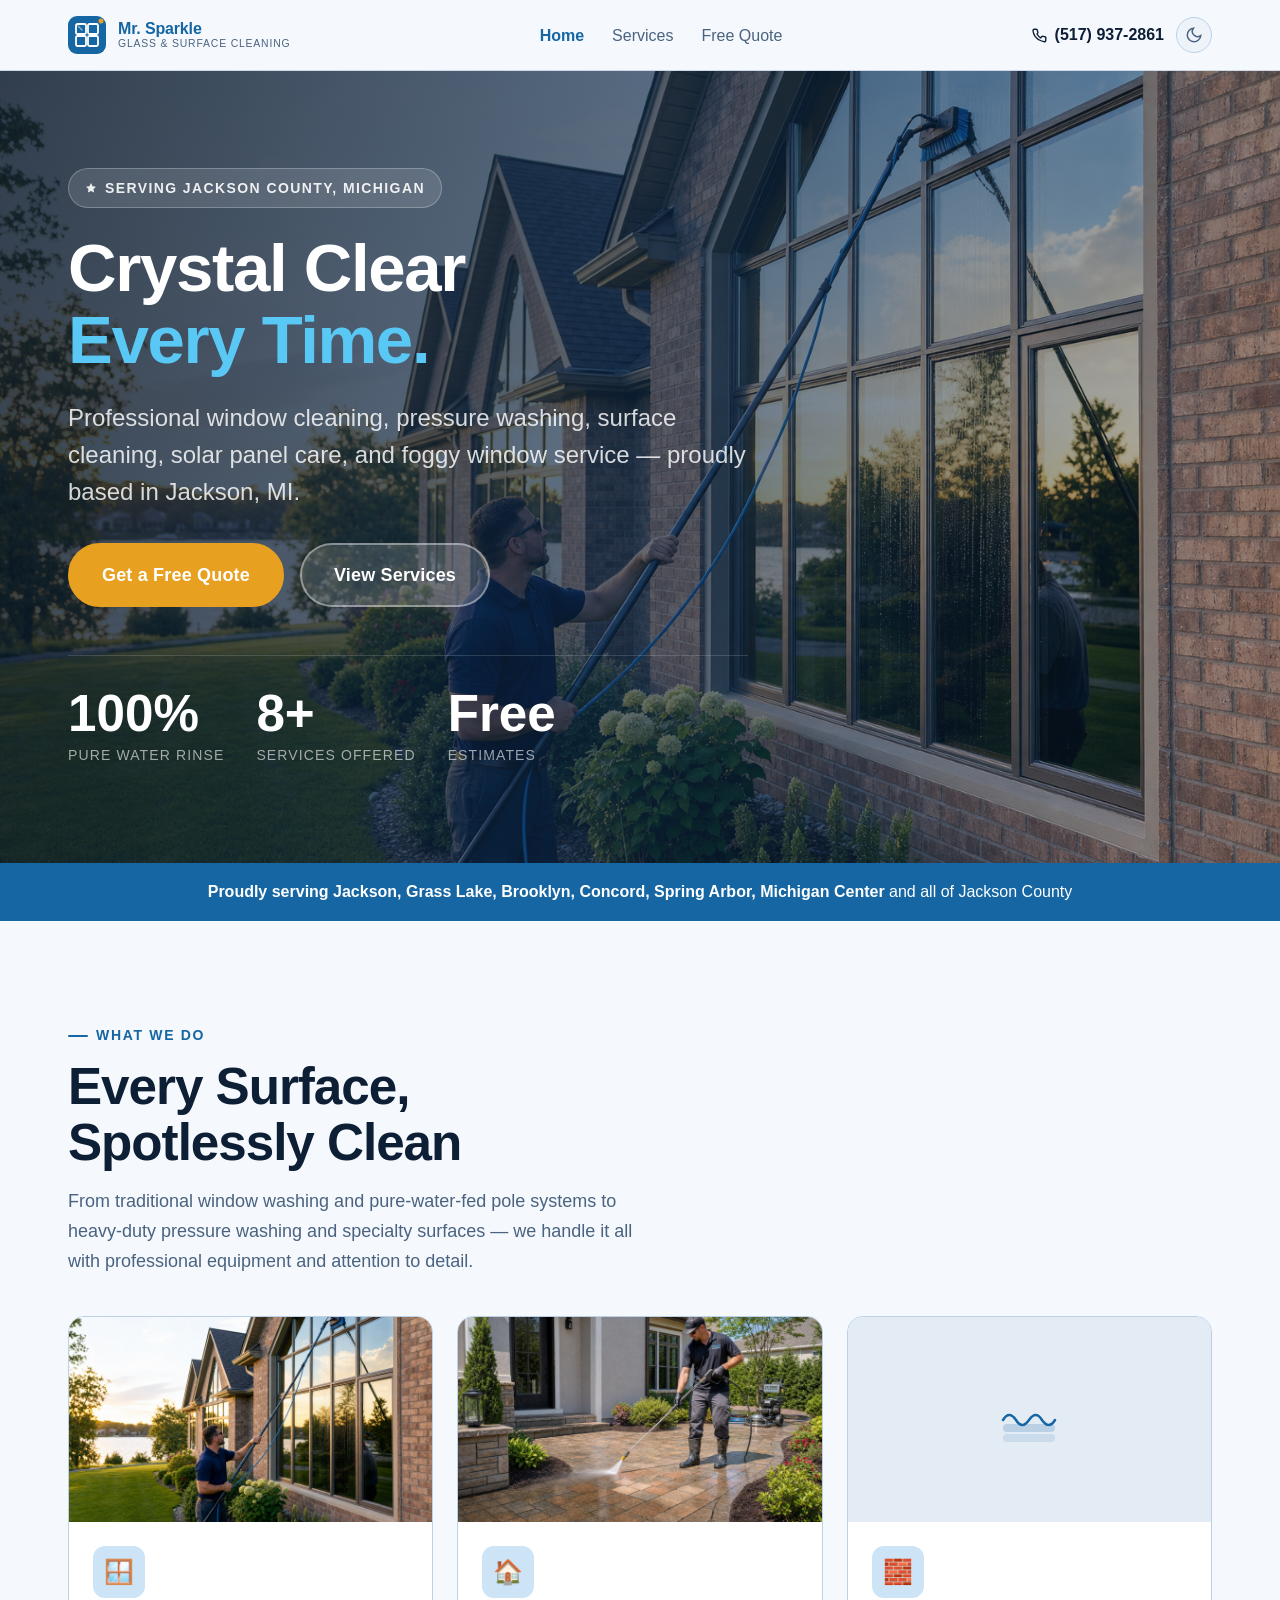
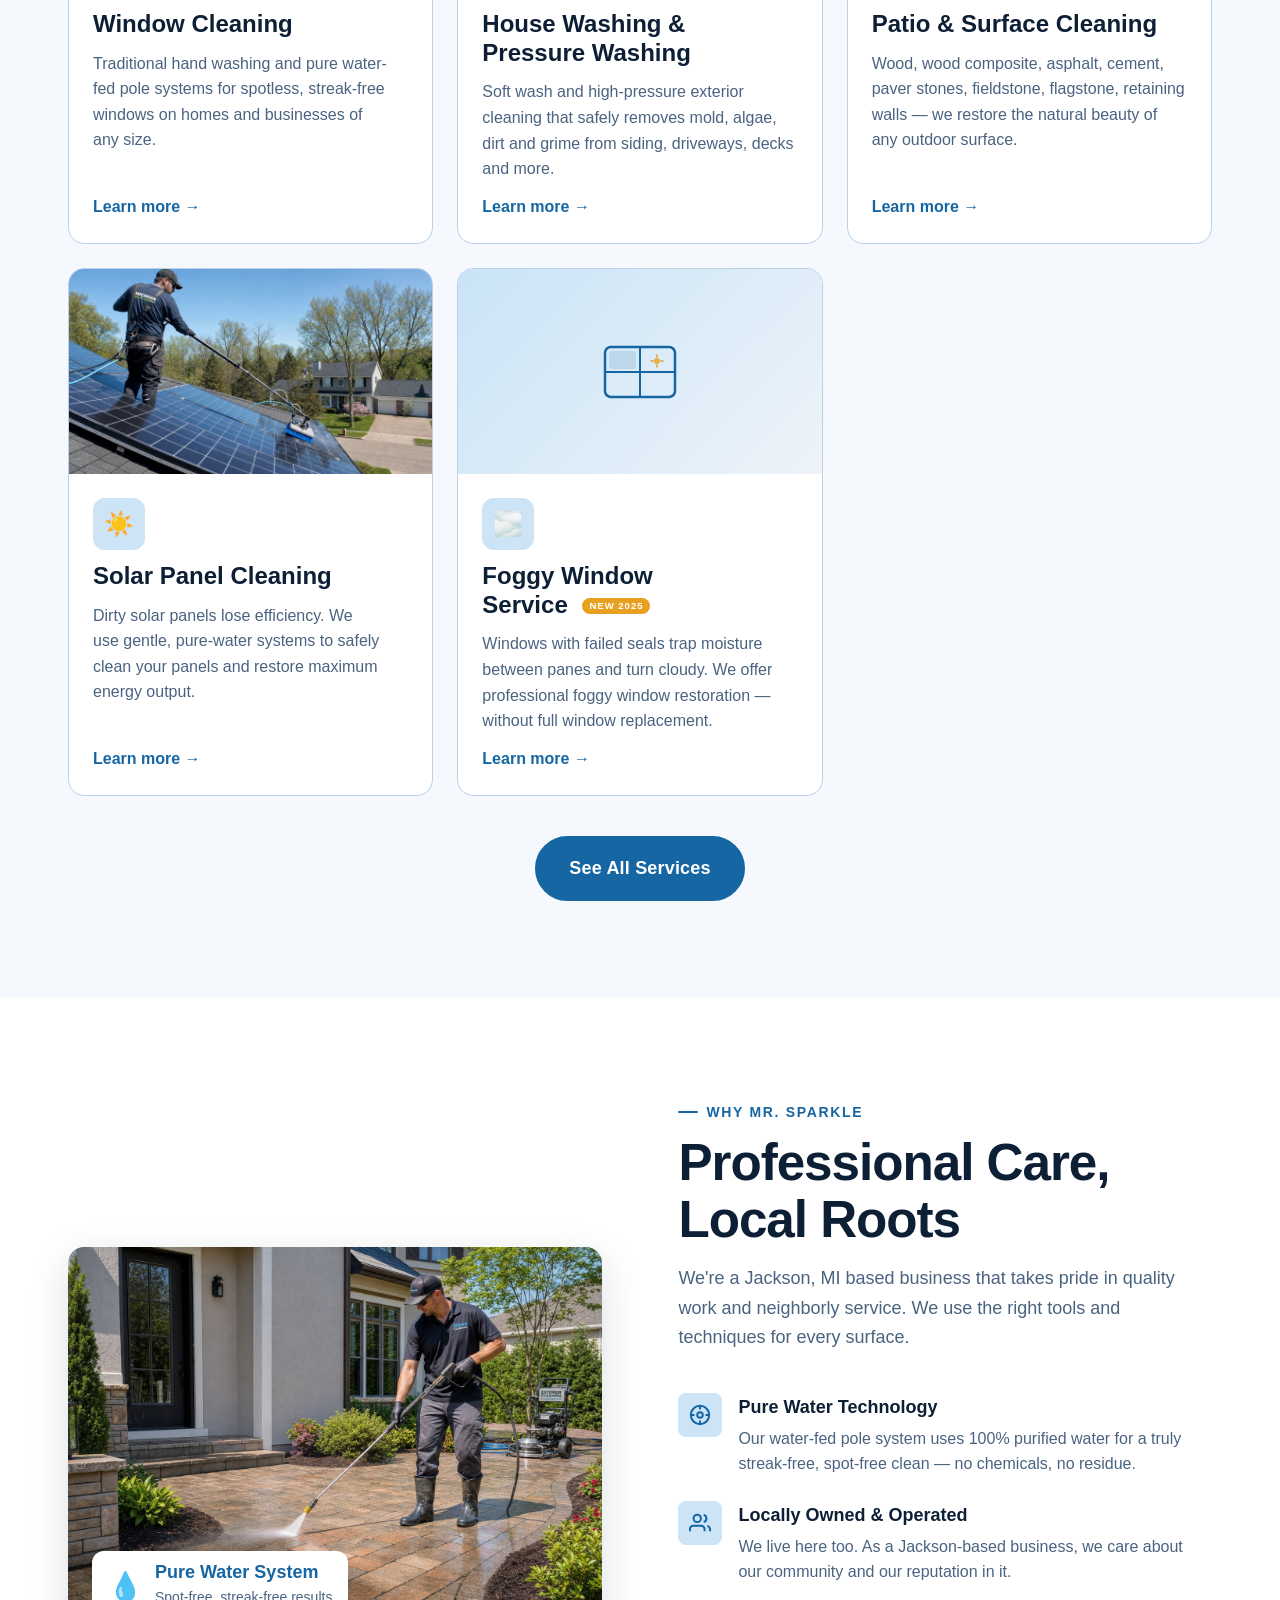
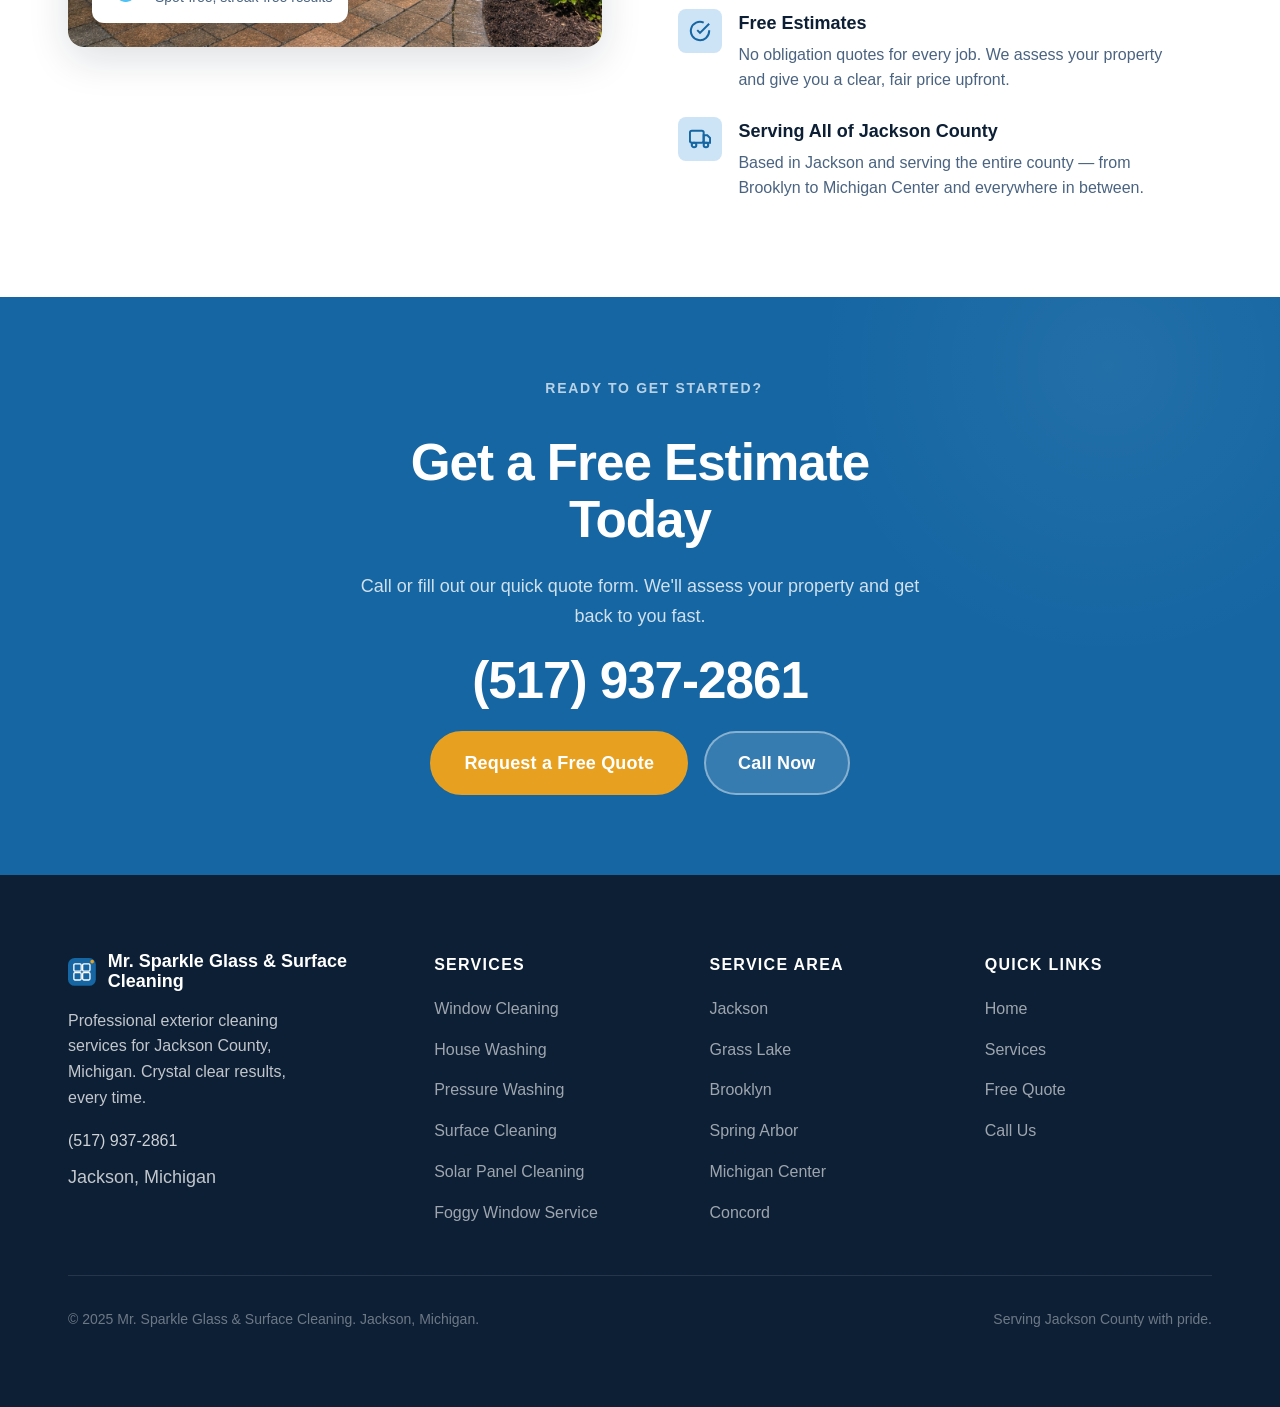
<file: index.html>
<!DOCTYPE html>
<html lang="en" data-theme="light">
<head>
  <meta charset="UTF-8" />
  <meta name="viewport" content="width=device-width, initial-scale=1.0" />
  <title>Mr. Sparkle Glass &amp; Surface Cleaning | Jackson, MI</title>
  <meta name="description" content="Professional window cleaning, pressure washing, surface cleaning, solar panel cleaning, and foggy window service in Jackson, Michigan and the greater Jackson County area." />
  <meta property="og:title" content="Mr. Sparkle Glass &amp; Surface Cleaning | Jackson, MI" />
  <meta property="og:description" content="Crystal-clear windows and spotless surfaces — serving Jackson County, Michigan." />
  <meta property="og:type" content="website" />

  <link rel="icon" type="image/svg+xml" href="data:image/svg+xml,<svg xmlns='http://www.w3.org/2000/svg' viewBox='0 0 32 32'><rect width='32' height='32' rx='6' fill='%231566a3'/><path d='M8 10h16M8 16h16M8 22h10' stroke='white' stroke-width='2.5' stroke-linecap='round'/><circle cx='24' cy='22' r='4' fill='%23e8a020'/></svg>" />

  <link rel="preconnect" href="https://api.fontshare.com" crossorigin />
  <link rel="stylesheet" href="css/style.css" />

  <!-- JSON-LD Local Business -->
  <script type="application/ld+json">
  {
    "@context": "https://schema.org",
    "@type": "LocalBusiness",
    "name": "Mr. Sparkle Glass & Surface Cleaning",
    "description": "Professional window cleaning, pressure washing, surface cleaning, solar panel cleaning and foggy window service in Jackson, Michigan.",
    "address": {
      "@type": "PostalAddress",
      "addressLocality": "Jackson",
      "addressRegion": "MI",
      "addressCountry": "US"
    },
    "areaServed": "Jackson County, Michigan",
    "serviceType": ["Window Cleaning", "Pressure Washing", "Surface Cleaning", "Solar Panel Cleaning", "Foggy Window Repair"]
  }
  </script>
</head>
<body>

<!-- ===================== HEADER ===================== -->
<header class="site-header" role="banner">
  <div class="container">
    <nav class="nav-inner" aria-label="Main navigation">

      <a href="index.html" class="nav-logo" aria-label="Mr. Sparkle Glass &amp; Surface Cleaning — Home">
        <!-- SVG Logo: diamond-drop sparkle mark -->
        <svg width="38" height="38" viewBox="0 0 38 38" fill="none" xmlns="http://www.w3.org/2000/svg" aria-hidden="true">
          <rect width="38" height="38" rx="9" fill="#1566a3"/>
          <!-- Window grid -->
          <rect x="8" y="8" width="10" height="10" rx="1.5" fill="none" stroke="white" stroke-width="1.8"/>
          <rect x="20" y="8" width="10" height="10" rx="1.5" fill="none" stroke="white" stroke-width="1.8"/>
          <rect x="8" y="20" width="10" height="10" rx="1.5" fill="none" stroke="white" stroke-width="1.8"/>
          <rect x="20" y="20" width="10" height="10" rx="1.5" fill="none" stroke="white" stroke-width="1.8"/>
          <!-- Sparkle dot top-right -->
          <circle cx="33" cy="5" r="2.5" fill="#e8a020"/>
          <!-- Shine lines on first pane -->
          <line x1="10" y1="10" x2="14" y2="14" stroke="rgba(255,255,255,0.55)" stroke-width="1.2" stroke-linecap="round"/>
        </svg>
        <span class="nav-logo-text">
          <span class="nav-logo-name">Mr. Sparkle</span>
          <span class="nav-logo-tagline">Glass &amp; Surface Cleaning</span>
        </span>
      </a>

      <ul class="nav-links" role="list">
        <li><a href="index.html">Home</a></li>
        <li><a href="services.html">Services</a></li>
        <li><a href="contact.html">Free Quote</a></li>
      </ul>

      <div class="nav-actions">
        <a href="tel:+15179372861" class="nav-phone" aria-label="Call us">
          <svg width="15" height="15" viewBox="0 0 24 24" fill="none" stroke="currentColor" stroke-width="2.2" aria-hidden="true"><path d="M22 16.92v3a2 2 0 0 1-2.18 2 19.79 19.79 0 0 1-8.63-3.07A19.5 19.5 0 0 1 4.69 13a19.79 19.79 0 0 1-3.07-8.67A2 2 0 0 1 3.6 2h3a2 2 0 0 1 2 1.72c.127.96.361 1.903.7 2.81a2 2 0 0 1-.45 2.11L7.91 9.61A16 16 0 0 0 14 15.68l1.92-1.92a2 2 0 0 1 2.11-.45c.907.339 1.85.573 2.81.7A2 2 0 0 1 22 16.92z"/></svg>
          (517) 937-2861
        </a>
        <button class="theme-toggle" data-theme-toggle aria-label="Toggle dark mode">
          <svg width="18" height="18" viewBox="0 0 24 24" fill="none" stroke="currentColor" stroke-width="2" aria-hidden="true"><path d="M21 12.79A9 9 0 1 1 11.21 3 7 7 0 0 0 21 12.79z"/></svg>
        </button>
        <button class="nav-hamburger" aria-label="Open menu" aria-expanded="false" aria-controls="nav-mobile">
          <svg width="20" height="20" viewBox="0 0 24 24" fill="none" stroke="currentColor" stroke-width="2" aria-hidden="true"><path d="M4 6h16M4 12h16M4 18h16"/></svg>
        </button>
      </div>
    </nav>

    <!-- Mobile nav -->
    <nav class="nav-mobile" id="nav-mobile" aria-label="Mobile navigation">
      <a href="index.html">Home</a>
      <a href="services.html">Services</a>
      <a href="contact.html">Get a Free Quote</a>
      <a href="tel:+15179372861" style="color: var(--color-primary); font-weight: 600;">Call: (517) 937-2861</a>
    </nav>
  </div>
</header>

<!-- ===================== HERO ===================== -->
<main>
<section class="hero" aria-label="Hero">
  <div class="hero-bg" aria-hidden="true">
    <img src="images/hero.png" alt="Professional window cleaning with water-fed pole system on Michigan home" loading="eager" fetchpriority="high" />
  </div>
  <div class="hero-overlay" aria-hidden="true"></div>

  <div class="container">
    <div class="hero-content animate-fade-up">
      <div class="hero-badge">
        <svg width="12" height="12" viewBox="0 0 24 24" fill="currentColor" aria-hidden="true"><path d="M12 2l3.09 6.26L22 9.27l-5 4.87 1.18 6.88L12 17.77l-6.18 3.25L7 14.14 2 9.27l6.91-1.01L12 2z"/></svg>
        Serving Jackson County, Michigan
      </div>
      <h1>Crystal Clear<br /><span>Every Time.</span></h1>
      <p class="hero-sub">Professional window cleaning, pressure washing, surface cleaning, solar panel care, and foggy window service — proudly based in Jackson, MI.</p>
      <div class="hero-actions">
        <a href="contact.html" class="btn btn-accent btn-lg">Get a Free Quote</a>
        <a href="services.html" class="btn btn-ghost btn-lg">View Services</a>
      </div>
      <div class="hero-stats">
        <div>
          <div class="hero-stat-number">100%</div>
          <div class="hero-stat-label">Pure Water Rinse</div>
        </div>
        <div>
          <div class="hero-stat-number">8+</div>
          <div class="hero-stat-label">Services Offered</div>
        </div>
        <div>
          <div class="hero-stat-number">Free</div>
          <div class="hero-stat-label">Estimates</div>
        </div>
      </div>
    </div>
  </div>
</section>

<!-- ===================== SERVICE AREA BANNER ===================== -->
<div class="service-banner">
  <strong>Proudly serving Jackson, Grass Lake, Brooklyn, Concord, Spring Arbor, Michigan Center</strong> and all of Jackson County
</div>

<!-- ===================== SERVICES OVERVIEW ===================== -->
<section class="section" aria-labelledby="services-heading">
  <div class="container">
    <div data-reveal>
      <span class="section-label">What We Do</span>
      <h2 class="section-title" id="services-heading">Every Surface,<br />Spotlessly Clean</h2>
      <p class="section-desc">From traditional window washing and pure-water-fed pole systems to heavy-duty pressure washing and specialty surfaces — we handle it all with professional equipment and attention to detail.</p>
    </div>

    <div class="services-grid">

      <!-- Window Cleaning -->
      <a href="services.html#windows" class="service-card" data-reveal>
        <div class="service-card-img">
          <img src="images/hero.png" alt="Professional window cleaning on a home" loading="lazy" />
        </div>
        <div class="service-card-body">
          <div class="service-card-icon" aria-hidden="true">🪟</div>
          <h3 class="service-card-title">Window Cleaning</h3>
          <p class="service-card-desc">Traditional hand washing and pure water-fed pole systems for spotless, streak-free windows on homes and businesses of any size.</p>
          <span class="service-card-link">Learn more →</span>
        </div>
      </a>

      <!-- House Washing -->
      <a href="services.html#housewash" class="service-card" data-reveal>
        <div class="service-card-img">
          <img src="images/surface-cleaning.png" alt="Soft washing exterior of a home" loading="lazy" />
        </div>
        <div class="service-card-body">
          <div class="service-card-icon" aria-hidden="true">🏠</div>
          <h3 class="service-card-title">House Washing &amp; Pressure Washing</h3>
          <p class="service-card-desc">Soft wash and high-pressure exterior cleaning that safely removes mold, algae, dirt and grime from siding, driveways, decks and more.</p>
          <span class="service-card-link">Learn more →</span>
        </div>
      </a>

      <!-- Surface Cleaning -->
      <a href="services.html#surfaces" class="service-card" data-reveal>
        <div class="service-card-img" style="background: var(--color-surface-offset); display:flex; align-items:center; justify-content:center; padding: 2rem;">
          <svg width="80" height="80" viewBox="0 0 80 80" fill="none" xmlns="http://www.w3.org/2000/svg" aria-hidden="true">
            <rect width="80" height="80" rx="12" fill="#e3ecf5"/>
            <rect x="14" y="44" width="52" height="8" rx="4" fill="#1566a3" opacity="0.2"/>
            <rect x="14" y="54" width="52" height="8" rx="4" fill="#1566a3" opacity="0.12"/>
            <path d="M14 40 Q20 30 27 40 Q33 50 40 40 Q47 30 53 40 Q60 50 66 40" stroke="#1566a3" stroke-width="2.5" fill="none" stroke-linecap="round"/>
          </svg>
        </div>
        <div class="service-card-body">
          <div class="service-card-icon" aria-hidden="true">🧱</div>
          <h3 class="service-card-title">Patio &amp; Surface Cleaning</h3>
          <p class="service-card-desc">Wood, wood composite, asphalt, cement, paver stones, fieldstone, flagstone, retaining walls — we restore the natural beauty of any outdoor surface.</p>
          <span class="service-card-link">Learn more →</span>
        </div>
      </a>

      <!-- Solar Panel Cleaning -->
      <a href="services.html#solar" class="service-card" data-reveal>
        <div class="service-card-img">
          <img src="images/solar-cleaning.png" alt="Professional solar panel cleaning on a Michigan home" loading="lazy" />
        </div>
        <div class="service-card-body">
          <div class="service-card-icon" aria-hidden="true">☀️</div>
          <h3 class="service-card-title">Solar Panel Cleaning</h3>
          <p class="service-card-desc">Dirty solar panels lose efficiency. We use gentle, pure-water systems to safely clean your panels and restore maximum energy output.</p>
          <span class="service-card-link">Learn more →</span>
        </div>
      </a>

      <!-- Foggy Window Service -->
      <a href="services.html#foggy" class="service-card" data-reveal>
        <div class="service-card-img" style="background: linear-gradient(135deg, #c9e4f7 0%, #eef3f9 100%); display:flex; align-items:center; justify-content:center; padding: 2rem;">
          <svg width="90" height="70" viewBox="0 0 90 70" fill="none" xmlns="http://www.w3.org/2000/svg" aria-hidden="true">
            <rect x="10" y="10" width="70" height="50" rx="6" fill="none" stroke="#1566a3" stroke-width="2.5"/>
            <line x1="45" y1="10" x2="45" y2="60" stroke="#1566a3" stroke-width="2"/>
            <line x1="10" y1="35" x2="80" y2="35" stroke="#1566a3" stroke-width="2"/>
            <!-- fog effect left pane -->
            <rect x="14" y="14" width="27" height="18" rx="3" fill="rgba(100,160,200,0.25)"/>
            <!-- sparkle right pane -->
            <circle cx="62" cy="24" r="3" fill="#e8a020" opacity="0.8"/>
            <line x1="62" y1="18" x2="62" y2="20" stroke="#e8a020" stroke-width="1.5" stroke-linecap="round"/>
            <line x1="62" y1="28" x2="62" y2="30" stroke="#e8a020" stroke-width="1.5" stroke-linecap="round"/>
            <line x1="56" y1="24" x2="58" y2="24" stroke="#e8a020" stroke-width="1.5" stroke-linecap="round"/>
            <line x1="66" y1="24" x2="68" y2="24" stroke="#e8a020" stroke-width="1.5" stroke-linecap="round"/>
          </svg>
        </div>
        <div class="service-card-body">
          <div class="service-card-icon" aria-hidden="true">🌫️</div>
          <h3 class="service-card-title">Foggy Window Service <span class="badge-new">New 2025</span></h3>
          <p class="service-card-desc">Windows with failed seals trap moisture between panes and turn cloudy. We offer professional foggy window restoration — without full window replacement.</p>
          <span class="service-card-link">Learn more →</span>
        </div>
      </a>

    </div>

    <div style="text-align:center; margin-top: var(--space-10);" data-reveal>
      <a href="services.html" class="btn btn-primary btn-lg">See All Services</a>
    </div>
  </div>
</section>

<!-- ===================== WHY CHOOSE US ===================== -->
<section class="section why-section" aria-labelledby="why-heading">
  <div class="container">
    <div class="why-grid">
      <div class="why-image-wrap" data-reveal>
        <img src="images/surface-cleaning.png" alt="Professional pressure washing paver stone patio" loading="lazy" />
        <div class="why-image-badge">
          <span class="why-image-badge-icon">💧</span>
          <div class="why-image-badge-text">
            <strong>Pure Water System</strong>
            <span>Spot-free, streak-free results</span>
          </div>
        </div>
      </div>

      <div data-reveal>
        <span class="section-label">Why Mr. Sparkle</span>
        <h2 class="section-title" id="why-heading">Professional Care,<br />Local Roots</h2>
        <p class="section-desc">We're a Jackson, MI based business that takes pride in quality work and neighborly service. We use the right tools and techniques for every surface.</p>

        <div class="why-features">
          <div class="why-feature">
            <div class="why-feature-icon" aria-hidden="true">
              <svg width="22" height="22" viewBox="0 0 24 24" fill="none" stroke="currentColor" stroke-width="2.2"><path d="M12 2a10 10 0 1 0 10 10A10 10 0 0 0 12 2zm0 0v4m0 12v4M2 12h4m12 0h4"/><circle cx="12" cy="12" r="3"/></svg>
            </div>
            <div>
              <div class="why-feature-title">Pure Water Technology</div>
              <p class="why-feature-desc">Our water-fed pole system uses 100% purified water for a truly streak-free, spot-free clean — no chemicals, no residue.</p>
            </div>
          </div>
          <div class="why-feature">
            <div class="why-feature-icon" aria-hidden="true">
              <svg width="22" height="22" viewBox="0 0 24 24" fill="none" stroke="currentColor" stroke-width="2.2"><path d="M17 21v-2a4 4 0 0 0-4-4H5a4 4 0 0 0-4 4v2"/><circle cx="9" cy="7" r="4"/><path d="M23 21v-2a4 4 0 0 0-3-3.87M16 3.13a4 4 0 0 1 0 7.75"/></svg>
            </div>
            <div>
              <div class="why-feature-title">Locally Owned &amp; Operated</div>
              <p class="why-feature-desc">We live here too. As a Jackson-based business, we care about our community and our reputation in it.</p>
            </div>
          </div>
          <div class="why-feature">
            <div class="why-feature-icon" aria-hidden="true">
              <svg width="22" height="22" viewBox="0 0 24 24" fill="none" stroke="currentColor" stroke-width="2.2"><path d="M22 11.08V12a10 10 0 1 1-5.93-9.14"/><polyline points="22 4 12 14.01 9 11.01"/></svg>
            </div>
            <div>
              <div class="why-feature-title">Free Estimates</div>
              <p class="why-feature-desc">No obligation quotes for every job. We assess your property and give you a clear, fair price upfront.</p>
            </div>
          </div>
          <div class="why-feature">
            <div class="why-feature-icon" aria-hidden="true">
              <svg width="22" height="22" viewBox="0 0 24 24" fill="none" stroke="currentColor" stroke-width="2.2"><rect x="1" y="3" width="15" height="13" rx="2"/><polygon points="16 8 20 8 23 11 23 16 16 16 16 8"/><circle cx="5.5" cy="18.5" r="2.5"/><circle cx="18.5" cy="18.5" r="2.5"/></svg>
            </div>
            <div>
              <div class="why-feature-title">Serving All of Jackson County</div>
              <p class="why-feature-desc">Based in Jackson and serving the entire county — from Brooklyn to Michigan Center and everywhere in between.</p>
            </div>
          </div>
        </div>
      </div>
    </div>
  </div>
</section>



<!-- ===================== CTA ===================== -->
<section class="cta-section" aria-labelledby="cta-heading">
  <div class="container">
    <div class="cta-inner" data-reveal>
      <span class="section-label" style="color:rgba(255,255,255,0.7);">Ready to Get Started?</span>
      <h2 class="section-title cta-title" id="cta-heading" style="color:white; text-align:center;">Get a Free Estimate<br />Today</h2>
      <p class="section-desc" style="color:rgba(255,255,255,0.8); text-align:center;">Call or fill out our quick quote form. We'll assess your property and get back to you fast.</p>
      <a href="tel:+15179372861" class="cta-phone">(517) 937-2861</a>
      <div class="cta-actions">
        <a href="contact.html" class="btn btn-accent btn-lg">Request a Free Quote</a>
        <a href="tel:+15179372861" class="btn btn-ghost btn-lg">Call Now</a>
      </div>
    </div>
  </div>
</section>

</main>

<!-- ===================== FOOTER ===================== -->
<footer class="site-footer" role="contentinfo">
  <div class="container">
    <div class="footer-grid">

      <div class="footer-brand">
        <a href="index.html" class="footer-logo" aria-label="Mr. Sparkle home">
          <svg width="32" height="32" viewBox="0 0 38 38" fill="none" xmlns="http://www.w3.org/2000/svg" aria-hidden="true">
            <rect width="38" height="38" rx="9" fill="#1566a3"/>
            <rect x="8" y="8" width="10" height="10" rx="1.5" fill="none" stroke="white" stroke-width="1.8"/>
            <rect x="20" y="8" width="10" height="10" rx="1.5" fill="none" stroke="white" stroke-width="1.8"/>
            <rect x="8" y="20" width="10" height="10" rx="1.5" fill="none" stroke="white" stroke-width="1.8"/>
            <rect x="20" y="20" width="10" height="10" rx="1.5" fill="none" stroke="white" stroke-width="1.8"/>
            <circle cx="33" cy="5" r="2.5" fill="#e8a020"/>
          </svg>
          <span class="footer-logo-text">Mr. Sparkle Glass &amp; Surface Cleaning</span>
        </a>
        <p class="footer-tagline">Professional exterior cleaning services for Jackson County, Michigan. Crystal clear results, every time.</p>
        <div class="footer-contact">
          <div style="margin-bottom: 0.5rem;"><a href="tel:+15179372861">(517) 937-2861</a></div>
          <div>Jackson, Michigan</div>
        </div>
      </div>

      <div>
        <div class="footer-col-title">Services</div>
        <ul class="footer-links" role="list">
          <li><a href="services.html#windows">Window Cleaning</a></li>
          <li><a href="services.html#housewash">House Washing</a></li>
          <li><a href="services.html#pressure">Pressure Washing</a></li>
          <li><a href="services.html#surfaces">Surface Cleaning</a></li>
          <li><a href="services.html#solar">Solar Panel Cleaning</a></li>
          <li><a href="services.html#foggy">Foggy Window Service</a></li>
        </ul>
      </div>

      <div>
        <div class="footer-col-title">Service Area</div>
        <ul class="footer-links" role="list">
          <li><a href="contact.html">Jackson</a></li>
          <li><a href="contact.html">Grass Lake</a></li>
          <li><a href="contact.html">Brooklyn</a></li>
          <li><a href="contact.html">Spring Arbor</a></li>
          <li><a href="contact.html">Michigan Center</a></li>
          <li><a href="contact.html">Concord</a></li>
        </ul>
      </div>

      <div>
        <div class="footer-col-title">Quick Links</div>
        <ul class="footer-links" role="list">
          <li><a href="index.html">Home</a></li>
          <li><a href="services.html">Services</a></li>
          <li><a href="contact.html">Free Quote</a></li>
          <li><a href="tel:+15179372861">Call Us</a></li>
        </ul>
      </div>

    </div>

    <div class="footer-bottom">
      <span>&copy; 2025 Mr. Sparkle Glass &amp; Surface Cleaning. Jackson, Michigan.</span>
      <span>Serving Jackson County with pride.</span>
    </div>
  </div>
</footer>

<script src="js/main.js" defer></script>
</body>
</html>
</file>
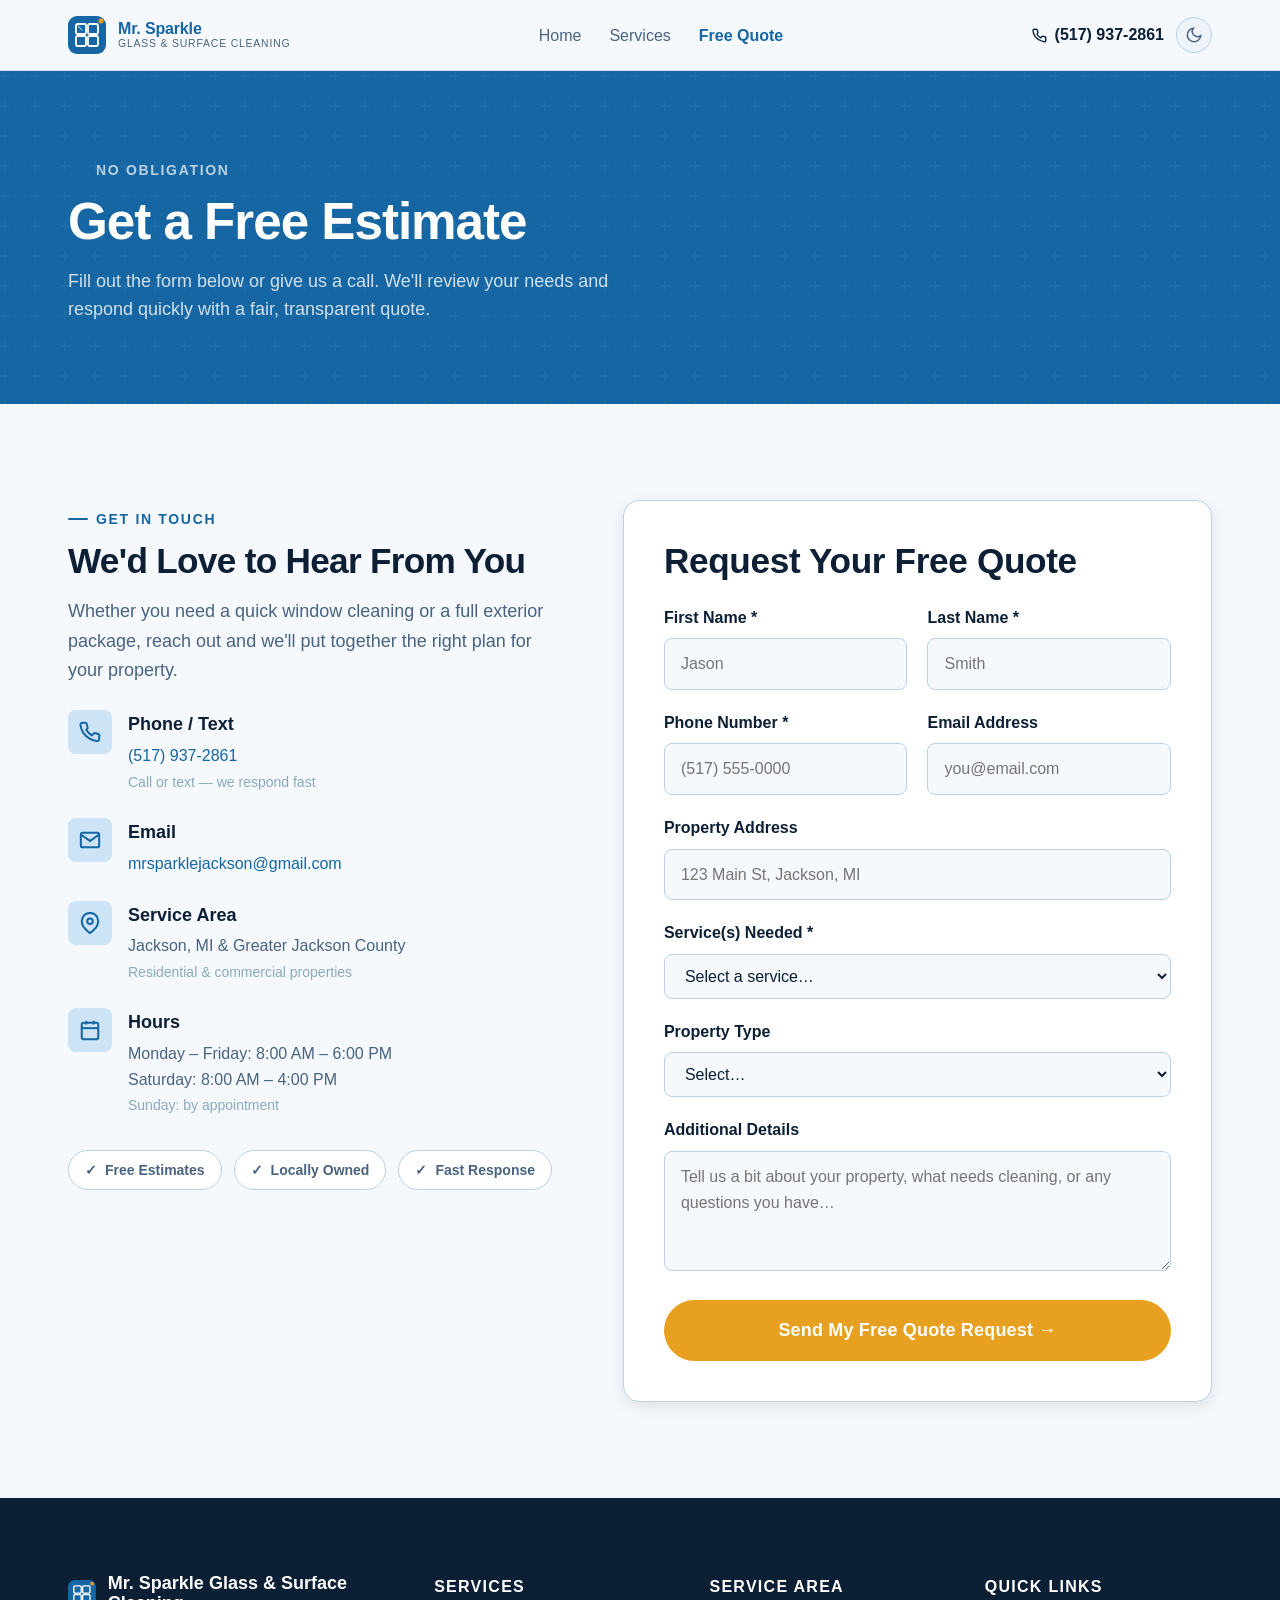
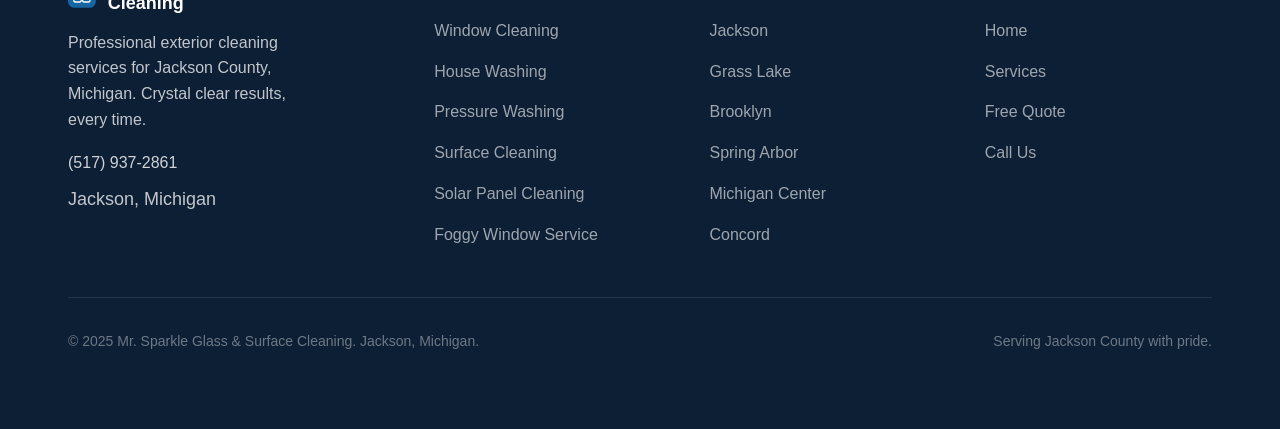
<file: contact.html>
<!DOCTYPE html>
<html lang="en" data-theme="light">
<head>
  <meta charset="UTF-8" />
  <meta name="viewport" content="width=device-width, initial-scale=1.0" />
  <title>Free Quote | Mr. Sparkle Glass &amp; Surface Cleaning — Jackson, MI</title>
  <meta name="description" content="Request a free estimate from Mr. Sparkle Glass &amp; Surface Cleaning in Jackson, Michigan. Call or fill out our quick form and we'll get back to you fast." />

  <link rel="icon" type="image/svg+xml" href="data:image/svg+xml,<svg xmlns='http://www.w3.org/2000/svg' viewBox='0 0 32 32'><rect width='32' height='32' rx='6' fill='%231566a3'/><path d='M8 10h16M8 16h16M8 22h10' stroke='white' stroke-width='2.5' stroke-linecap='round'/><circle cx='24' cy='22' r='4' fill='%23e8a020'/></svg>" />

  <link rel="preconnect" href="https://api.fontshare.com" crossorigin />
  <link rel="stylesheet" href="css/style.css" />
</head>
<body>

<!-- HEADER -->
<header class="site-header" role="banner">
  <div class="container">
    <nav class="nav-inner" aria-label="Main navigation">
      <a href="index.html" class="nav-logo" aria-label="Mr. Sparkle Glass &amp; Surface Cleaning — Home">
        <svg width="38" height="38" viewBox="0 0 38 38" fill="none" xmlns="http://www.w3.org/2000/svg" aria-hidden="true">
          <rect width="38" height="38" rx="9" fill="#1566a3"/>
          <rect x="8" y="8" width="10" height="10" rx="1.5" fill="none" stroke="white" stroke-width="1.8"/>
          <rect x="20" y="8" width="10" height="10" rx="1.5" fill="none" stroke="white" stroke-width="1.8"/>
          <rect x="8" y="20" width="10" height="10" rx="1.5" fill="none" stroke="white" stroke-width="1.8"/>
          <rect x="20" y="20" width="10" height="10" rx="1.5" fill="none" stroke="white" stroke-width="1.8"/>
          <circle cx="33" cy="5" r="2.5" fill="#e8a020"/>
          <line x1="10" y1="10" x2="14" y2="14" stroke="rgba(255,255,255,0.55)" stroke-width="1.2" stroke-linecap="round"/>
        </svg>
        <span class="nav-logo-text">
          <span class="nav-logo-name">Mr. Sparkle</span>
          <span class="nav-logo-tagline">Glass &amp; Surface Cleaning</span>
        </span>
      </a>

      <ul class="nav-links" role="list">
        <li><a href="index.html">Home</a></li>
        <li><a href="services.html">Services</a></li>
        <li><a href="contact.html" class="active">Free Quote</a></li>
      </ul>

      <div class="nav-actions">
        <a href="tel:+15179372861" class="nav-phone">
          <svg width="15" height="15" viewBox="0 0 24 24" fill="none" stroke="currentColor" stroke-width="2.2" aria-hidden="true"><path d="M22 16.92v3a2 2 0 0 1-2.18 2 19.79 19.79 0 0 1-8.63-3.07A19.5 19.5 0 0 1 4.69 13a19.79 19.79 0 0 1-3.07-8.67A2 2 0 0 1 3.6 2h3a2 2 0 0 1 2 1.72c.127.96.361 1.903.7 2.81a2 2 0 0 1-.45 2.11L7.91 9.61A16 16 0 0 0 14 15.68l1.92-1.92a2 2 0 0 1 2.11-.45c.907.339 1.85.573 2.81.7A2 2 0 0 1 22 16.92z"/></svg>
          (517) 937-2861
        </a>
        <button class="theme-toggle" data-theme-toggle aria-label="Toggle dark mode">
          <svg width="18" height="18" viewBox="0 0 24 24" fill="none" stroke="currentColor" stroke-width="2" aria-hidden="true"><path d="M21 12.79A9 9 0 1 1 11.21 3 7 7 0 0 0 21 12.79z"/></svg>
        </button>
        <button class="nav-hamburger" aria-label="Open menu" aria-expanded="false" aria-controls="nav-mobile">
          <svg width="20" height="20" viewBox="0 0 24 24" fill="none" stroke="currentColor" stroke-width="2" aria-hidden="true"><path d="M4 6h16M4 12h16M4 18h16"/></svg>
        </button>
      </div>
    </nav>
    <nav class="nav-mobile" id="nav-mobile" aria-label="Mobile navigation">
      <a href="index.html">Home</a>
      <a href="services.html">Services</a>
      <a href="contact.html">Get a Free Quote</a>
      <a href="tel:+15179372861" style="color: var(--color-primary); font-weight: 600;">Call: (517) 937-2861</a>
    </nav>
  </div>
</header>

<main>

<!-- PAGE HERO -->
<section class="page-hero" aria-label="Contact page hero">
  <div class="container page-hero-content">
    <span class="section-label" style="color:rgba(255,255,255,0.7);">No Obligation</span>
    <h1>Get a Free Estimate</h1>
    <p>Fill out the form below or give us a call. We'll review your needs and respond quickly with a fair, transparent quote.</p>
  </div>
</section>

<!-- CONTACT SECTION -->
<section class="section">
  <div class="container">
    <div class="contact-section">

      <!-- Contact info -->
      <div class="contact-info" data-reveal>
        <div>
          <span class="section-label">Get In Touch</span>
          <h2 class="section-title" style="font-size: var(--text-xl);">We'd Love to Hear From You</h2>
          <p style="font-size: var(--text-base); color: var(--color-text-muted); line-height: 1.65; margin-top: var(--space-3);">Whether you need a quick window cleaning or a full exterior package, reach out and we'll put together the right plan for your property.</p>
        </div>

        <div class="contact-item">
          <div class="contact-item-icon" aria-hidden="true">
            <svg width="22" height="22" viewBox="0 0 24 24" fill="none" stroke="currentColor" stroke-width="2.2"><path d="M22 16.92v3a2 2 0 0 1-2.18 2 19.79 19.79 0 0 1-8.63-3.07A19.5 19.5 0 0 1 4.69 13a19.79 19.79 0 0 1-3.07-8.67A2 2 0 0 1 3.6 2h3a2 2 0 0 1 2 1.72c.127.96.361 1.903.7 2.81a2 2 0 0 1-.45 2.11L7.91 9.61A16 16 0 0 0 14 15.68l1.92-1.92a2 2 0 0 1 2.11-.45c.907.339 1.85.573 2.81.7A2 2 0 0 1 22 16.92z"/></svg>
          </div>
          <div>
            <div class="contact-item-title">Phone / Text</div>
            <div class="contact-item-val">
              <a href="tel:+15179372861">(517) 937-2861</a><br />
              <span style="font-size: var(--text-xs); color: var(--color-text-faint);">Call or text — we respond fast</span>
            </div>
          </div>
        </div>

        <div class="contact-item">
          <div class="contact-item-icon" aria-hidden="true">
            <svg width="22" height="22" viewBox="0 0 24 24" fill="none" stroke="currentColor" stroke-width="2.2"><path d="M4 4h16c1.1 0 2 .9 2 2v12c0 1.1-.9 2-2 2H4c-1.1 0-2-.9-2-2V6c0-1.1.9-2 2-2z"/><polyline points="22,6 12,13 2,6"/></svg>
          </div>
          <div>
            <div class="contact-item-title">Email</div>
            <div class="contact-item-val">
              <a href="mailto:mrsparklejackson@gmail.com">mrsparklejackson@gmail.com</a>
            </div>
          </div>
        </div>

        <div class="contact-item">
          <div class="contact-item-icon" aria-hidden="true">
            <svg width="22" height="22" viewBox="0 0 24 24" fill="none" stroke="currentColor" stroke-width="2.2"><path d="M21 10c0 7-9 13-9 13s-9-6-9-13a9 9 0 0 1 18 0z"/><circle cx="12" cy="10" r="3"/></svg>
          </div>
          <div>
            <div class="contact-item-title">Service Area</div>
            <div class="contact-item-val">
              Jackson, MI &amp; Greater Jackson County<br />
              <span style="font-size: var(--text-xs); color: var(--color-text-faint);">Residential &amp; commercial properties</span>
            </div>
          </div>
        </div>

        <div class="contact-item">
          <div class="contact-item-icon" aria-hidden="true">
            <svg width="22" height="22" viewBox="0 0 24 24" fill="none" stroke="currentColor" stroke-width="2.2"><rect x="3" y="4" width="18" height="18" rx="2" ry="2"/><line x1="16" y1="2" x2="16" y2="6"/><line x1="8" y1="2" x2="8" y2="6"/><line x1="3" y1="10" x2="21" y2="10"/></svg>
          </div>
          <div>
            <div class="contact-item-title">Hours</div>
            <div class="contact-item-val">
              Monday – Friday: 8:00 AM – 6:00 PM<br />
              Saturday: 8:00 AM – 4:00 PM<br />
              <span style="font-size: var(--text-xs); color: var(--color-text-faint);">Sunday: by appointment</span>
            </div>
          </div>
        </div>

        <!-- Trust badges -->
        <div style="display: flex; flex-wrap: wrap; gap: var(--space-3); margin-top: var(--space-2);">
          <div style="display:flex; align-items:center; gap: var(--space-2); background: var(--color-surface); border: 1px solid var(--color-border); border-radius: var(--radius-full); padding: var(--space-2) var(--space-4); font-size: var(--text-xs); font-weight: 600; color: var(--color-text-muted);">
            <span>✓</span> Free Estimates
          </div>
          <div style="display:flex; align-items:center; gap: var(--space-2); background: var(--color-surface); border: 1px solid var(--color-border); border-radius: var(--radius-full); padding: var(--space-2) var(--space-4); font-size: var(--text-xs); font-weight: 600; color: var(--color-text-muted);">
            <span>✓</span> Locally Owned
          </div>
          <div style="display:flex; align-items:center; gap: var(--space-2); background: var(--color-surface); border: 1px solid var(--color-border); border-radius: var(--radius-full); padding: var(--space-2) var(--space-4); font-size: var(--text-xs); font-weight: 600; color: var(--color-text-muted);">
            <span>✓</span> Fast Response
          </div>
        </div>
      </div>

      <!-- Quote Form -->
      <div class="quote-form" data-reveal>
        <div class="quote-form-el">
          <div class="form-fields">
            <h2 class="form-title">Request Your Free Quote</h2>

            <form onsubmit="handleFormSubmit(event)" novalidate>
              <div class="form-row">
                <div class="form-group">
                  <label class="form-label" for="first-name">First Name *</label>
                  <input type="text" id="first-name" name="first_name" class="form-input" placeholder="Jason" required autocomplete="given-name" />
                </div>
                <div class="form-group">
                  <label class="form-label" for="last-name">Last Name *</label>
                  <input type="text" id="last-name" name="last_name" class="form-input" placeholder="Smith" required autocomplete="family-name" />
                </div>
              </div>

              <div class="form-row">
                <div class="form-group">
                  <label class="form-label" for="phone">Phone Number *</label>
                  <input type="tel" id="phone" name="phone" class="form-input" placeholder="(517) 555-0000" required autocomplete="tel" />
                </div>
                <div class="form-group">
                  <label class="form-label" for="email">Email Address</label>
                  <input type="email" id="email" name="email" class="form-input" placeholder="you@email.com" autocomplete="email" />
                </div>
              </div>

              <div class="form-group">
                <label class="form-label" for="address">Property Address</label>
                <input type="text" id="address" name="address" class="form-input" placeholder="123 Main St, Jackson, MI" autocomplete="street-address" />
              </div>

              <div class="form-group">
                <label class="form-label" for="service">Service(s) Needed *</label>
                <select id="service" name="service" class="form-select" required>
                  <option value="" disabled selected>Select a service…</option>
                  <option value="windows">Window Cleaning</option>
                  <option value="housewash">House Washing</option>
                  <option value="pressure">Pressure Washing</option>
                  <option value="surfaces">Patio &amp; Surface Cleaning</option>
                  <option value="solar">Solar Panel Cleaning</option>
                  <option value="foggy">Foggy Window Service</option>
                  <option value="multiple">Multiple Services</option>
                  <option value="other">Other / Not Sure</option>
                </select>
              </div>

              <div class="form-group">
                <label class="form-label" for="property-type">Property Type</label>
                <select id="property-type" name="property_type" class="form-select">
                  <option value="" disabled selected>Select…</option>
                  <option value="residential">Residential Home</option>
                  <option value="commercial">Commercial Building</option>
                  <option value="condo">Condo / Townhouse</option>
                  <option value="rental">Rental Property</option>
                </select>
              </div>

              <div class="form-group">
                <label class="form-label" for="message">Additional Details</label>
                <textarea id="message" name="message" class="form-textarea" placeholder="Tell us a bit about your property, what needs cleaning, or any questions you have…"></textarea>
              </div>

              <button type="submit" class="form-submit">
                Send My Free Quote Request →
              </button>
            </form>
          </div>

          <div class="form-success">
            <div class="form-success-icon">✅</div>
            <h3>We Got Your Request!</h3>
            <p style="color: var(--color-text-muted); font-size: var(--text-sm);">Thanks for reaching out. We'll review your details and get back to you shortly with a quote. In the meantime, feel free to call or text us at <a href="tel:+15179372861" style="color: var(--color-primary);">(517) 937-2861</a>.</p>
          </div>
        </div>
      </div>

    </div>
  </div>
</section>

</main>

<!-- FOOTER -->
<footer class="site-footer" role="contentinfo">
  <div class="container">
    <div class="footer-grid">
      <div class="footer-brand">
        <a href="index.html" class="footer-logo" aria-label="Mr. Sparkle home">
          <svg width="32" height="32" viewBox="0 0 38 38" fill="none" xmlns="http://www.w3.org/2000/svg" aria-hidden="true">
            <rect width="38" height="38" rx="9" fill="#1566a3"/>
            <rect x="8" y="8" width="10" height="10" rx="1.5" fill="none" stroke="white" stroke-width="1.8"/>
            <rect x="20" y="8" width="10" height="10" rx="1.5" fill="none" stroke="white" stroke-width="1.8"/>
            <rect x="8" y="20" width="10" height="10" rx="1.5" fill="none" stroke="white" stroke-width="1.8"/>
            <rect x="20" y="20" width="10" height="10" rx="1.5" fill="none" stroke="white" stroke-width="1.8"/>
            <circle cx="33" cy="5" r="2.5" fill="#e8a020"/>
          </svg>
          <span class="footer-logo-text">Mr. Sparkle Glass &amp; Surface Cleaning</span>
        </a>
        <p class="footer-tagline">Professional exterior cleaning services for Jackson County, Michigan. Crystal clear results, every time.</p>
        <div class="footer-contact">
          <div style="margin-bottom: 0.5rem;"><a href="tel:+15179372861">(517) 937-2861</a></div>
          <div>Jackson, Michigan</div>
        </div>
      </div>
      <div>
        <div class="footer-col-title">Services</div>
        <ul class="footer-links" role="list">
          <li><a href="services.html#windows">Window Cleaning</a></li>
          <li><a href="services.html#housewash">House Washing</a></li>
          <li><a href="services.html#pressure">Pressure Washing</a></li>
          <li><a href="services.html#surfaces">Surface Cleaning</a></li>
          <li><a href="services.html#solar">Solar Panel Cleaning</a></li>
          <li><a href="services.html#foggy">Foggy Window Service</a></li>
        </ul>
      </div>
      <div>
        <div class="footer-col-title">Service Area</div>
        <ul class="footer-links" role="list">
          <li><a href="#">Jackson</a></li>
          <li><a href="#">Grass Lake</a></li>
          <li><a href="#">Brooklyn</a></li>
          <li><a href="#">Spring Arbor</a></li>
          <li><a href="#">Michigan Center</a></li>
          <li><a href="#">Concord</a></li>
        </ul>
      </div>
      <div>
        <div class="footer-col-title">Quick Links</div>
        <ul class="footer-links" role="list">
          <li><a href="index.html">Home</a></li>
          <li><a href="services.html">Services</a></li>
          <li><a href="contact.html">Free Quote</a></li>
          <li><a href="tel:+15179372861">Call Us</a></li>
        </ul>
      </div>
    </div>
    <div class="footer-bottom">
      <span>&copy; 2025 Mr. Sparkle Glass &amp; Surface Cleaning. Jackson, Michigan.</span>
      <span>Serving Jackson County with pride.</span>
    </div>
  </div>
</footer>

<script src="js/main.js" defer></script>
<script>
function handleFormSubmit(e) {
  e.preventDefault();
  const form = e.target;
  const fields = form.closest('.form-fields');
  const success = document.querySelector('.form-success');
  if (fields)  fields.style.display = 'none';
  if (success) success.classList.add('visible');
}
</script>

</body>
</html>
</file>
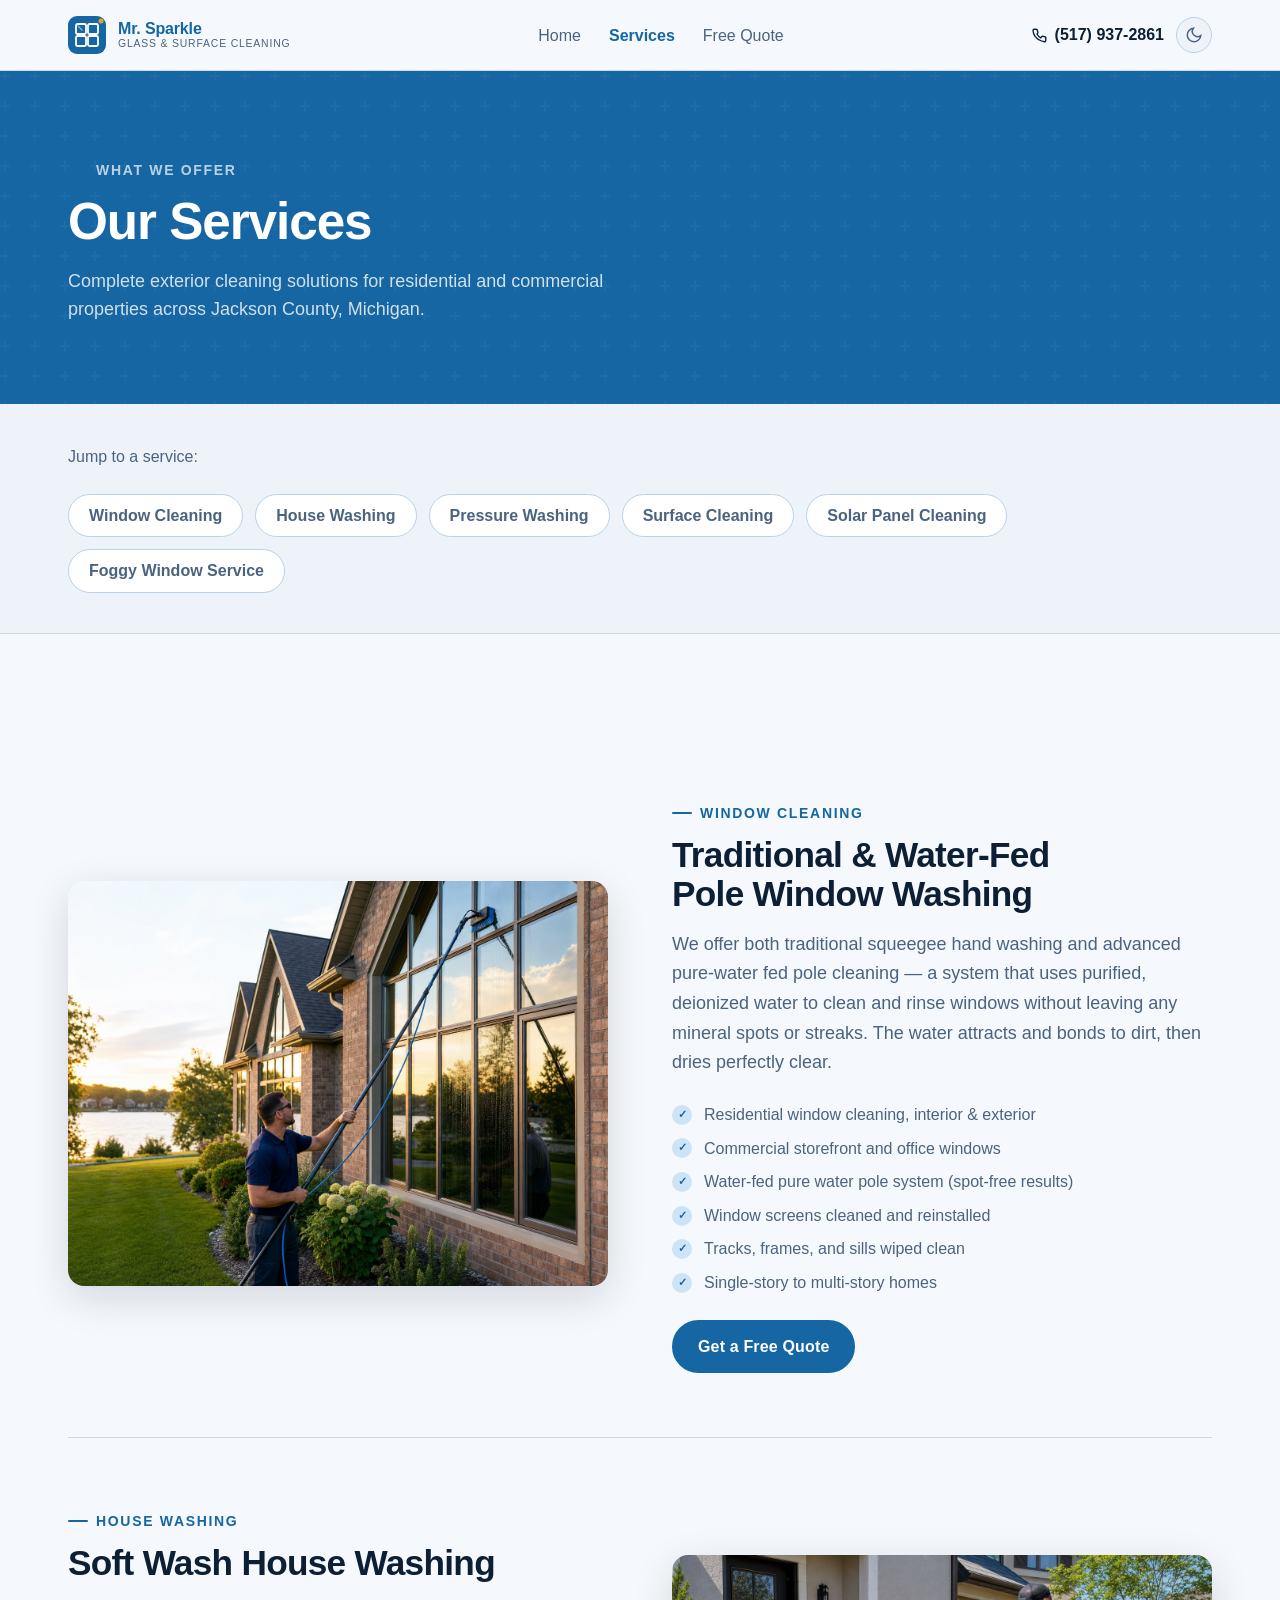
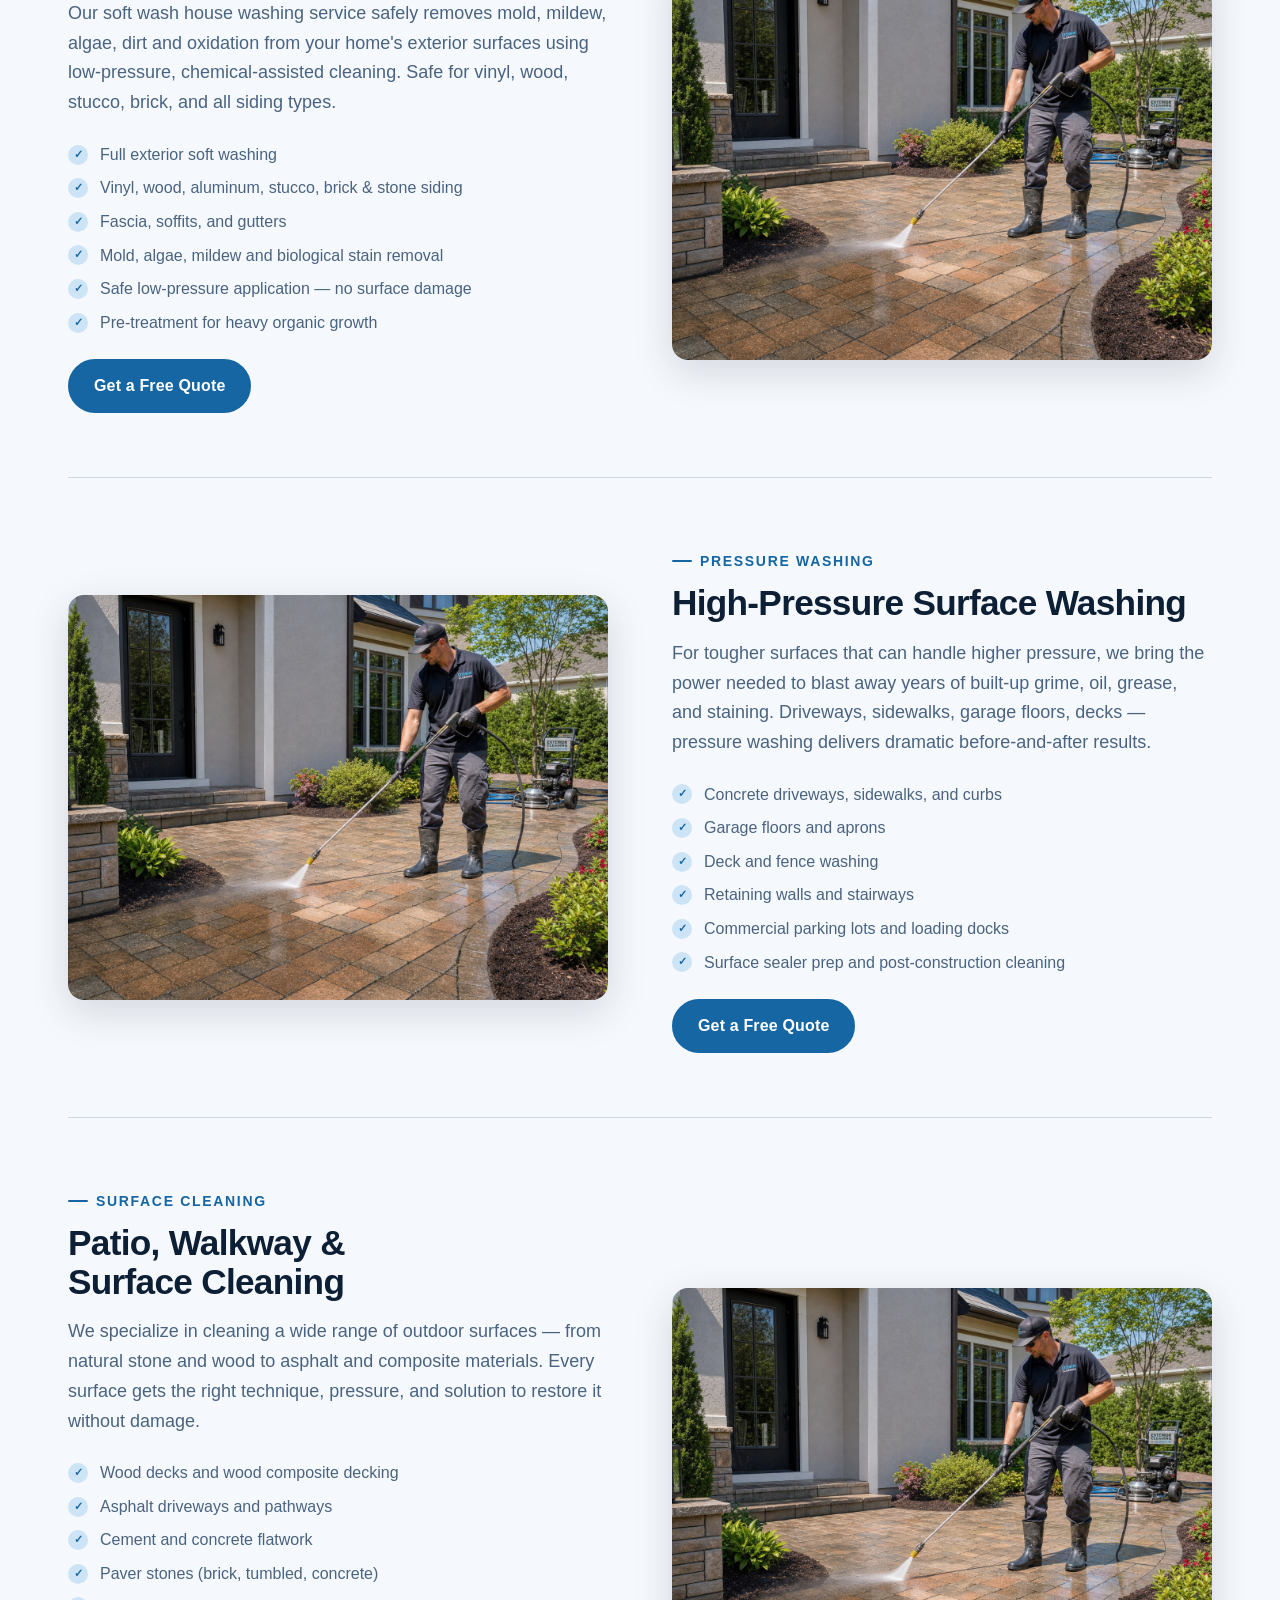
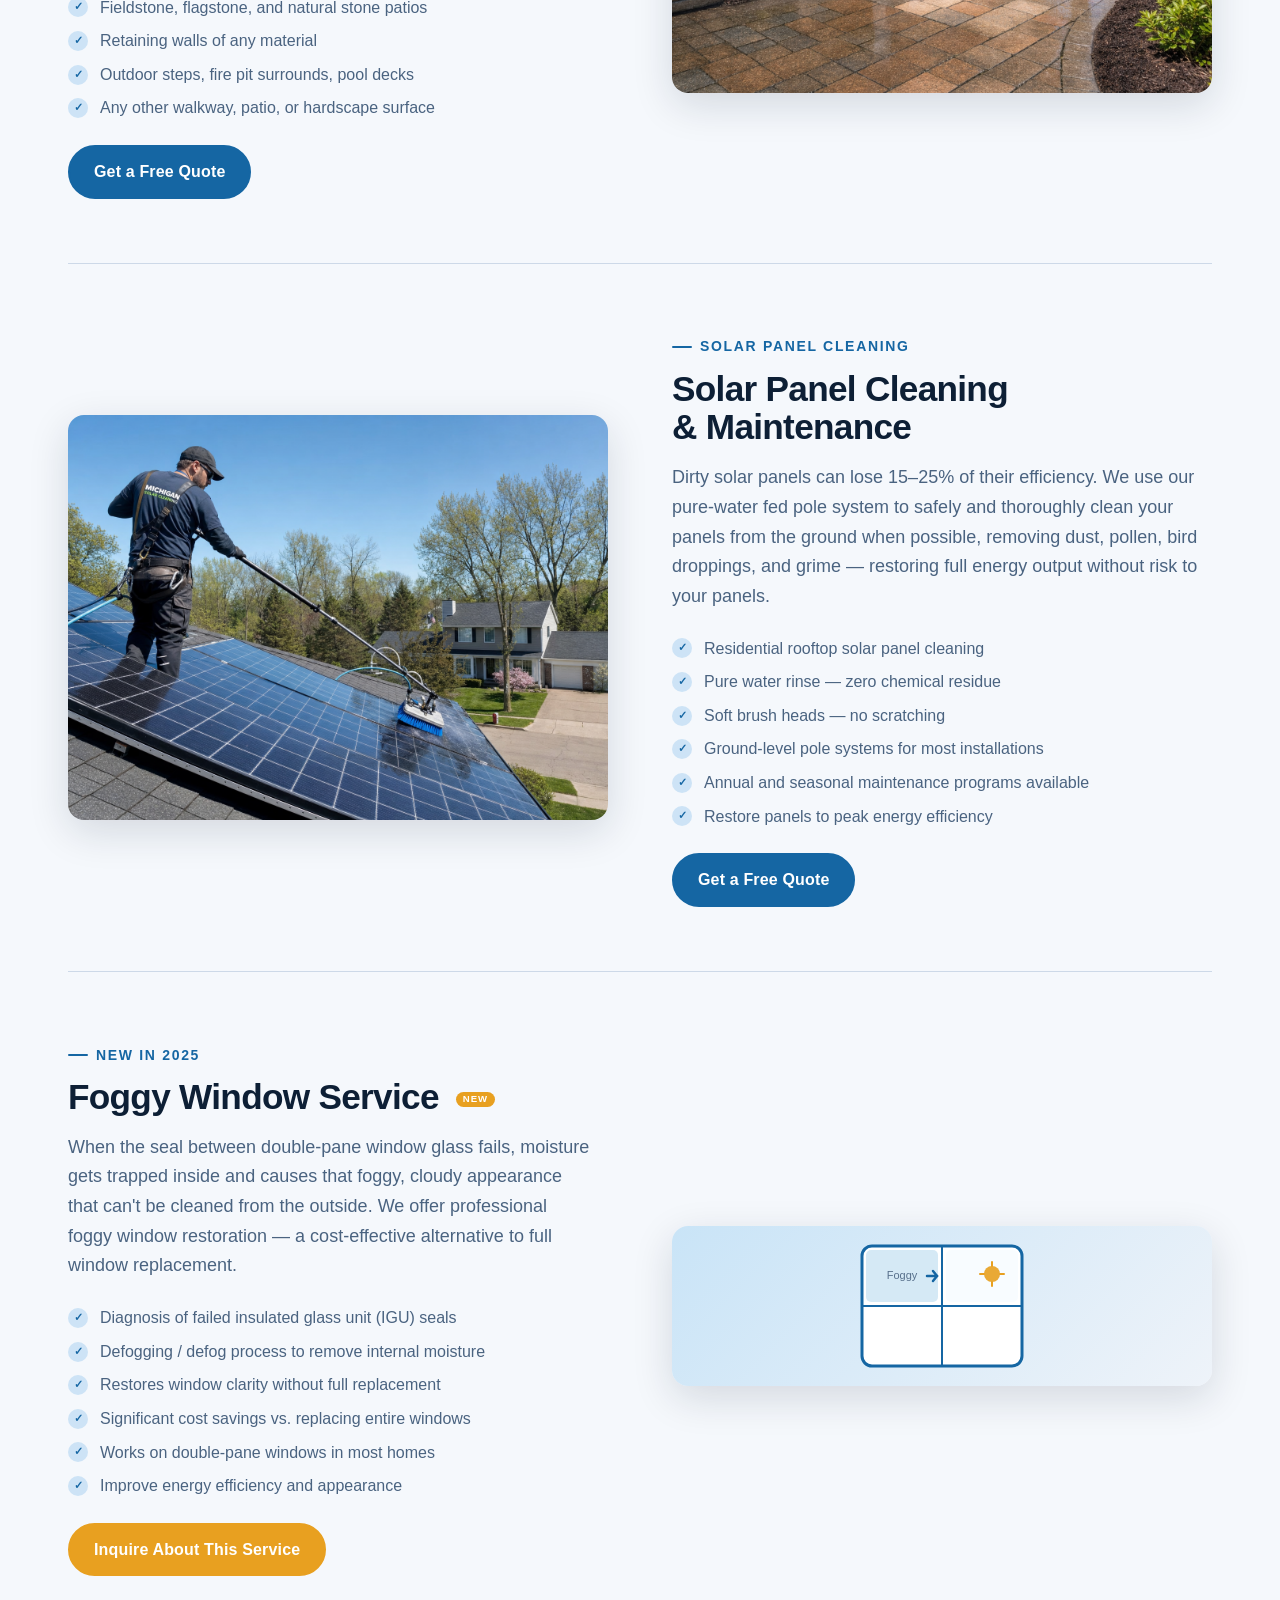
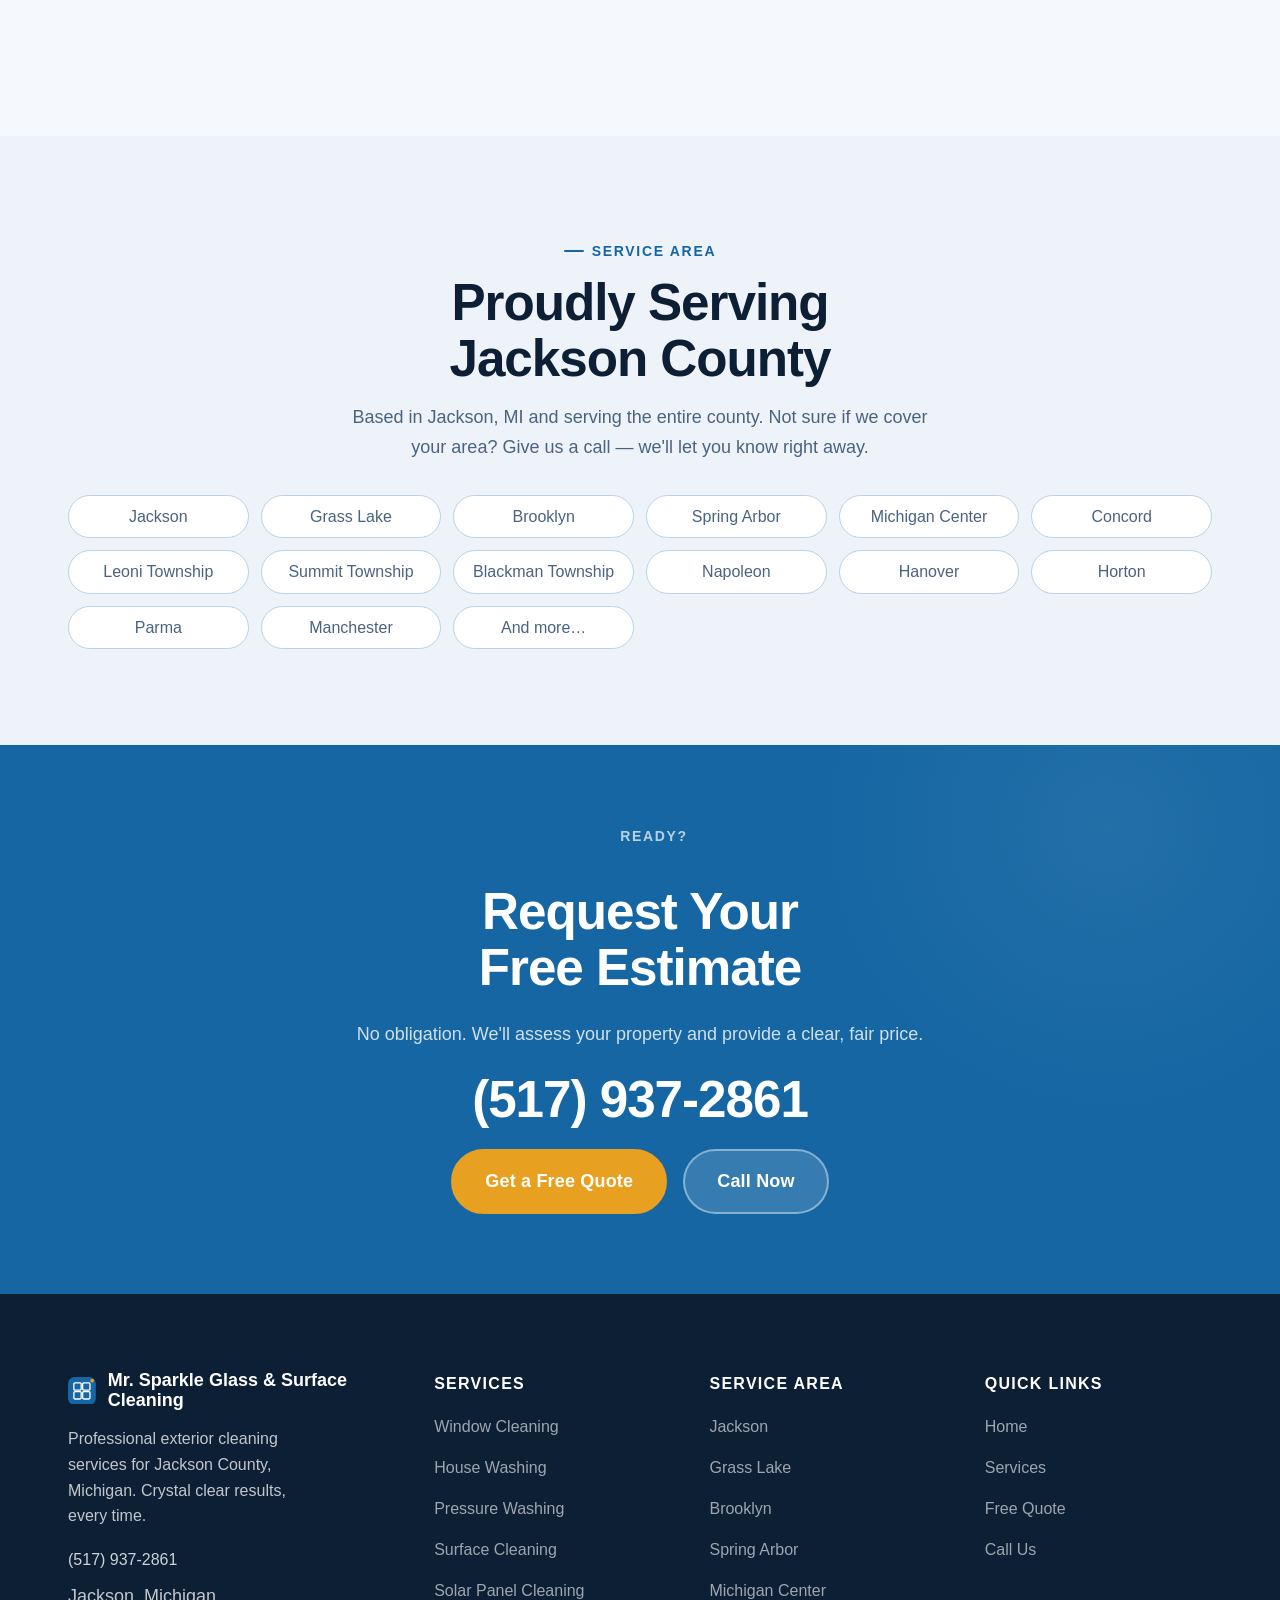
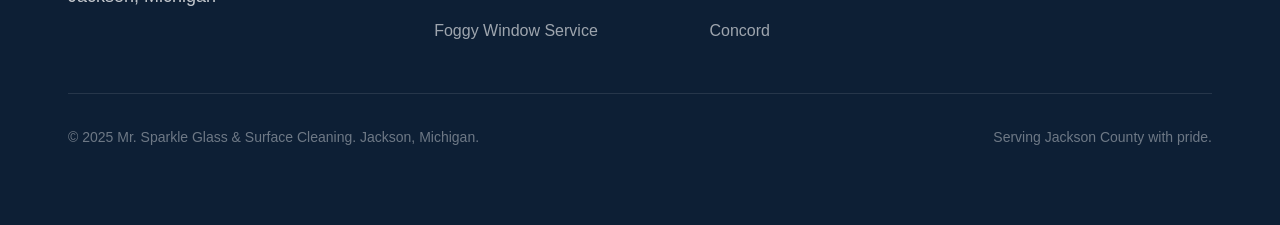
<file: services.html>
<!DOCTYPE html>
<html lang="en" data-theme="light">
<head>
  <meta charset="UTF-8" />
  <meta name="viewport" content="width=device-width, initial-scale=1.0" />
  <title>Services | Mr. Sparkle Glass &amp; Surface Cleaning — Jackson, MI</title>
  <meta name="description" content="Window cleaning, house washing, pressure washing, patio surface cleaning, solar panel cleaning, and foggy window service in Jackson County, Michigan." />

  <link rel="icon" type="image/svg+xml" href="data:image/svg+xml,<svg xmlns='http://www.w3.org/2000/svg' viewBox='0 0 32 32'><rect width='32' height='32' rx='6' fill='%231566a3'/><path d='M8 10h16M8 16h16M8 22h10' stroke='white' stroke-width='2.5' stroke-linecap='round'/><circle cx='24' cy='22' r='4' fill='%23e8a020'/></svg>" />

  <link rel="preconnect" href="https://api.fontshare.com" crossorigin />
  <link rel="stylesheet" href="css/style.css" />
</head>
<body>

<!-- HEADER -->
<header class="site-header" role="banner">
  <div class="container">
    <nav class="nav-inner" aria-label="Main navigation">
      <a href="index.html" class="nav-logo" aria-label="Mr. Sparkle Glass &amp; Surface Cleaning — Home">
        <svg width="38" height="38" viewBox="0 0 38 38" fill="none" xmlns="http://www.w3.org/2000/svg" aria-hidden="true">
          <rect width="38" height="38" rx="9" fill="#1566a3"/>
          <rect x="8" y="8" width="10" height="10" rx="1.5" fill="none" stroke="white" stroke-width="1.8"/>
          <rect x="20" y="8" width="10" height="10" rx="1.5" fill="none" stroke="white" stroke-width="1.8"/>
          <rect x="8" y="20" width="10" height="10" rx="1.5" fill="none" stroke="white" stroke-width="1.8"/>
          <rect x="20" y="20" width="10" height="10" rx="1.5" fill="none" stroke="white" stroke-width="1.8"/>
          <circle cx="33" cy="5" r="2.5" fill="#e8a020"/>
          <line x1="10" y1="10" x2="14" y2="14" stroke="rgba(255,255,255,0.55)" stroke-width="1.2" stroke-linecap="round"/>
        </svg>
        <span class="nav-logo-text">
          <span class="nav-logo-name">Mr. Sparkle</span>
          <span class="nav-logo-tagline">Glass &amp; Surface Cleaning</span>
        </span>
      </a>

      <ul class="nav-links" role="list">
        <li><a href="index.html">Home</a></li>
        <li><a href="services.html" class="active">Services</a></li>
        <li><a href="contact.html">Free Quote</a></li>
      </ul>

      <div class="nav-actions">
        <a href="tel:+15179372861" class="nav-phone">
          <svg width="15" height="15" viewBox="0 0 24 24" fill="none" stroke="currentColor" stroke-width="2.2" aria-hidden="true"><path d="M22 16.92v3a2 2 0 0 1-2.18 2 19.79 19.79 0 0 1-8.63-3.07A19.5 19.5 0 0 1 4.69 13a19.79 19.79 0 0 1-3.07-8.67A2 2 0 0 1 3.6 2h3a2 2 0 0 1 2 1.72c.127.96.361 1.903.7 2.81a2 2 0 0 1-.45 2.11L7.91 9.61A16 16 0 0 0 14 15.68l1.92-1.92a2 2 0 0 1 2.11-.45c.907.339 1.85.573 2.81.7A2 2 0 0 1 22 16.92z"/></svg>
          (517) 937-2861
        </a>
        <button class="theme-toggle" data-theme-toggle aria-label="Toggle dark mode">
          <svg width="18" height="18" viewBox="0 0 24 24" fill="none" stroke="currentColor" stroke-width="2" aria-hidden="true"><path d="M21 12.79A9 9 0 1 1 11.21 3 7 7 0 0 0 21 12.79z"/></svg>
        </button>
        <button class="nav-hamburger" aria-label="Open menu" aria-expanded="false" aria-controls="nav-mobile">
          <svg width="20" height="20" viewBox="0 0 24 24" fill="none" stroke="currentColor" stroke-width="2" aria-hidden="true"><path d="M4 6h16M4 12h16M4 18h16"/></svg>
        </button>
      </div>
    </nav>
    <nav class="nav-mobile" id="nav-mobile" aria-label="Mobile navigation">
      <a href="index.html">Home</a>
      <a href="services.html">Services</a>
      <a href="contact.html">Get a Free Quote</a>
      <a href="tel:+15179372861" style="color: var(--color-primary); font-weight: 600;">Call: (517) 937-2861</a>
    </nav>
  </div>
</header>

<main>

<!-- PAGE HERO -->
<section class="page-hero" aria-label="Services page hero">
  <div class="container page-hero-content">
    <span class="section-label" style="color:rgba(255,255,255,0.7);">What We Offer</span>
    <h1>Our Services</h1>
    <p>Complete exterior cleaning solutions for residential and commercial properties across Jackson County, Michigan.</p>
  </div>
</section>

<!-- SERVICE CATEGORY PILLS -->
<div class="intro-strip">
  <div class="container">
    <p style="font-size: var(--text-sm); color: var(--color-text-muted);">Jump to a service:</p>
    <div class="service-cats">
      <a href="#windows"  class="service-cat-pill">Window Cleaning</a>
      <a href="#housewash" class="service-cat-pill">House Washing</a>
      <a href="#pressure"  class="service-cat-pill">Pressure Washing</a>
      <a href="#surfaces"  class="service-cat-pill">Surface Cleaning</a>
      <a href="#solar"     class="service-cat-pill">Solar Panel Cleaning</a>
      <a href="#foggy"     class="service-cat-pill">Foggy Window Service</a>
    </div>
  </div>
</div>

<!-- SERVICES DETAIL SECTION -->
<section class="section">
  <div class="container">

    <!-- 1. WINDOW CLEANING -->
    <div id="windows" class="service-detail" data-reveal>
      <div class="service-detail-img">
        <img src="images/hero.png" alt="Technician using water-fed pole on residential windows" loading="lazy" />
      </div>
      <div class="service-detail-body">
        <span class="section-label">Window Cleaning</span>
        <h2 class="section-title">Traditional &amp; Water-Fed Pole Window Washing</h2>
        <p class="section-desc">We offer both traditional squeegee hand washing and advanced pure-water fed pole cleaning — a system that uses purified, deionized water to clean and rinse windows without leaving any mineral spots or streaks. The water attracts and bonds to dirt, then dries perfectly clear.</p>
        <ul class="service-list" role="list">
          <li>Residential window cleaning, interior &amp; exterior</li>
          <li>Commercial storefront and office windows</li>
          <li>Water-fed pure water pole system (spot-free results)</li>
          <li>Window screens cleaned and reinstalled</li>
          <li>Tracks, frames, and sills wiped clean</li>
          <li>Single-story to multi-story homes</li>
        </ul>
        <div style="margin-top: var(--space-6);">
          <a href="contact.html" class="btn btn-primary">Get a Free Quote</a>
        </div>
      </div>
    </div>

    <!-- 2. HOUSE WASHING -->
    <div id="housewash" class="service-detail" data-reveal>
      <div class="service-detail-img">
        <img src="images/surface-cleaning.png" alt="House washing exterior siding" loading="lazy" style="object-position: center top;" />
      </div>
      <div class="service-detail-body">
        <span class="section-label">House Washing</span>
        <h2 class="section-title">Soft Wash House Washing</h2>
        <p class="section-desc">Our soft wash house washing service safely removes mold, mildew, algae, dirt and oxidation from your home's exterior surfaces using low-pressure, chemical-assisted cleaning. Safe for vinyl, wood, stucco, brick, and all siding types.</p>
        <ul class="service-list" role="list">
          <li>Full exterior soft washing</li>
          <li>Vinyl, wood, aluminum, stucco, brick &amp; stone siding</li>
          <li>Fascia, soffits, and gutters</li>
          <li>Mold, algae, mildew and biological stain removal</li>
          <li>Safe low-pressure application — no surface damage</li>
          <li>Pre-treatment for heavy organic growth</li>
        </ul>
        <div style="margin-top: var(--space-6);">
          <a href="contact.html" class="btn btn-primary">Get a Free Quote</a>
        </div>
      </div>
    </div>

    <!-- 3. PRESSURE WASHING -->
    <div id="pressure" class="service-detail" data-reveal>
      <div class="service-detail-img">
        <img src="images/surface-cleaning.png" alt="Pressure washing concrete driveway" loading="lazy" />
      </div>
      <div class="service-detail-body">
        <span class="section-label">Pressure Washing</span>
        <h2 class="section-title">High-Pressure Surface Washing</h2>
        <p class="section-desc">For tougher surfaces that can handle higher pressure, we bring the power needed to blast away years of built-up grime, oil, grease, and staining. Driveways, sidewalks, garage floors, decks — pressure washing delivers dramatic before-and-after results.</p>
        <ul class="service-list" role="list">
          <li>Concrete driveways, sidewalks, and curbs</li>
          <li>Garage floors and aprons</li>
          <li>Deck and fence washing</li>
          <li>Retaining walls and stairways</li>
          <li>Commercial parking lots and loading docks</li>
          <li>Surface sealer prep and post-construction cleaning</li>
        </ul>
        <div style="margin-top: var(--space-6);">
          <a href="contact.html" class="btn btn-primary">Get a Free Quote</a>
        </div>
      </div>
    </div>

    <!-- 4. SURFACE CLEANING -->
    <div id="surfaces" class="service-detail" data-reveal>
      <div class="service-detail-img">
        <img src="images/surface-cleaning.png" alt="Surface cleaning paver stones and patio" loading="lazy" />
      </div>
      <div class="service-detail-body">
        <span class="section-label">Surface Cleaning</span>
        <h2 class="section-title">Patio, Walkway &amp; Surface Cleaning</h2>
        <p class="section-desc">We specialize in cleaning a wide range of outdoor surfaces — from natural stone and wood to asphalt and composite materials. Every surface gets the right technique, pressure, and solution to restore it without damage.</p>
        <ul class="service-list" role="list">
          <li>Wood decks and wood composite decking</li>
          <li>Asphalt driveways and pathways</li>
          <li>Cement and concrete flatwork</li>
          <li>Paver stones (brick, tumbled, concrete)</li>
          <li>Fieldstone, flagstone, and natural stone patios</li>
          <li>Retaining walls of any material</li>
          <li>Outdoor steps, fire pit surrounds, pool decks</li>
          <li>Any other walkway, patio, or hardscape surface</li>
        </ul>
        <div style="margin-top: var(--space-6);">
          <a href="contact.html" class="btn btn-primary">Get a Free Quote</a>
        </div>
      </div>
    </div>

    <!-- 5. SOLAR PANEL CLEANING -->
    <div id="solar" class="service-detail" data-reveal>
      <div class="service-detail-img">
        <img src="images/solar-cleaning.png" alt="Technician cleaning solar panels on a rooftop" loading="lazy" />
      </div>
      <div class="service-detail-body">
        <span class="section-label">Solar Panel Cleaning</span>
        <h2 class="section-title">Solar Panel Cleaning &amp; Maintenance</h2>
        <p class="section-desc">Dirty solar panels can lose 15–25% of their efficiency. We use our pure-water fed pole system to safely and thoroughly clean your panels from the ground when possible, removing dust, pollen, bird droppings, and grime — restoring full energy output without risk to your panels.</p>
        <ul class="service-list" role="list">
          <li>Residential rooftop solar panel cleaning</li>
          <li>Pure water rinse — zero chemical residue</li>
          <li>Soft brush heads — no scratching</li>
          <li>Ground-level pole systems for most installations</li>
          <li>Annual and seasonal maintenance programs available</li>
          <li>Restore panels to peak energy efficiency</li>
        </ul>
        <div style="margin-top: var(--space-6);">
          <a href="contact.html" class="btn btn-primary">Get a Free Quote</a>
        </div>
      </div>
    </div>

    <!-- 6. FOGGY WINDOW SERVICE -->
    <div id="foggy" class="service-detail" data-reveal>
      <div class="service-detail-img" style="background: linear-gradient(135deg, #c9e4f7 0%, #eef3f9 100%); display:flex; align-items:center; justify-content:center; border-radius: var(--radius-xl); box-shadow: var(--shadow-lg);">
        <svg width="200" height="160" viewBox="0 0 200 160" fill="none" xmlns="http://www.w3.org/2000/svg" aria-hidden="true" style="max-width: 240px;">
          <!-- window frame -->
          <rect x="20" y="20" width="160" height="120" rx="10" fill="white" stroke="#1566a3" stroke-width="3"/>
          <line x1="100" y1="20" x2="100" y2="140" stroke="#1566a3" stroke-width="2"/>
          <line x1="20" y1="80" x2="180" y2="80" stroke="#1566a3" stroke-width="2"/>
          <!-- Foggy left pane -->
          <rect x="24" y="24" width="72" height="52" rx="5" fill="rgba(150,200,230,0.4)"/>
          <text x="60" y="53" text-anchor="middle" font-family="sans-serif" font-size="11" fill="#4a6380" opacity="0.9">Foggy</text>
          <!-- Clear right pane with sparkle -->
          <rect x="104" y="24" width="72" height="52" rx="5" fill="rgba(220,240,255,0.2)"/>
          <circle cx="150" cy="48" r="8" fill="#e8a020" opacity="0.9"/>
          <line x1="150" y1="36" x2="150" y2="40" stroke="#e8a020" stroke-width="2" stroke-linecap="round"/>
          <line x1="150" y1="56" x2="150" y2="60" stroke="#e8a020" stroke-width="2" stroke-linecap="round"/>
          <line x1="138" y1="48" x2="142" y2="48" stroke="#e8a020" stroke-width="2" stroke-linecap="round"/>
          <line x1="158" y1="48" x2="162" y2="48" stroke="#e8a020" stroke-width="2" stroke-linecap="round"/>
          <!-- Arrow -->
          <path d="M85 50 L95 50" stroke="#1566a3" stroke-width="2.5" stroke-linecap="round"/>
          <path d="M91 45 L95 50 L91 55" stroke="#1566a3" stroke-width="2.5" stroke-linecap="round" fill="none"/>
        </svg>
      </div>
      <div class="service-detail-body">
        <span class="section-label">New in 2025</span>
        <h2 class="section-title">Foggy Window Service <span class="badge-new">New</span></h2>
        <p class="section-desc">When the seal between double-pane window glass fails, moisture gets trapped inside and causes that foggy, cloudy appearance that can't be cleaned from the outside. We offer professional foggy window restoration — a cost-effective alternative to full window replacement.</p>
        <ul class="service-list" role="list">
          <li>Diagnosis of failed insulated glass unit (IGU) seals</li>
          <li>Defogging / defog process to remove internal moisture</li>
          <li>Restores window clarity without full replacement</li>
          <li>Significant cost savings vs. replacing entire windows</li>
          <li>Works on double-pane windows in most homes</li>
          <li>Improve energy efficiency and appearance</li>
        </ul>
        <div style="margin-top: var(--space-6);">
          <a href="contact.html" class="btn btn-accent">Inquire About This Service</a>
        </div>
      </div>
    </div>

  </div>
</section>

<!-- SERVICE AREAS -->
<section class="section" style="background: var(--color-surface-2);" aria-labelledby="areas-heading">
  <div class="container">
    <div data-reveal style="text-align:center; max-width: 600px; margin: 0 auto;">
      <span class="section-label">Service Area</span>
      <h2 class="section-title" id="areas-heading">Proudly Serving Jackson County</h2>
      <p class="section-desc" style="margin: 0 auto var(--space-4);">Based in Jackson, MI and serving the entire county. Not sure if we cover your area? Give us a call — we'll let you know right away.</p>
    </div>
    <div class="areas-grid" data-reveal>
      <div class="area-chip">Jackson</div>
      <div class="area-chip">Grass Lake</div>
      <div class="area-chip">Brooklyn</div>
      <div class="area-chip">Spring Arbor</div>
      <div class="area-chip">Michigan Center</div>
      <div class="area-chip">Concord</div>
      <div class="area-chip">Leoni Township</div>
      <div class="area-chip">Summit Township</div>
      <div class="area-chip">Blackman Township</div>
      <div class="area-chip">Napoleon</div>
      <div class="area-chip">Hanover</div>
      <div class="area-chip">Horton</div>
      <div class="area-chip">Parma</div>
      <div class="area-chip">Manchester</div>
      <div class="area-chip">And more…</div>
    </div>
  </div>
</section>

<!-- CTA -->
<section class="cta-section" aria-labelledby="services-cta-heading">
  <div class="container">
    <div class="cta-inner" data-reveal>
      <span class="section-label" style="color:rgba(255,255,255,0.7);">Ready?</span>
      <h2 class="section-title" id="services-cta-heading" style="color:white; text-align:center;">Request Your Free Estimate</h2>
      <p class="section-desc" style="color:rgba(255,255,255,0.8); text-align:center;">No obligation. We'll assess your property and provide a clear, fair price.</p>
      <a href="tel:+15179372861" class="cta-phone">(517) 937-2861</a>
      <div class="cta-actions">
        <a href="contact.html" class="btn btn-accent btn-lg">Get a Free Quote</a>
        <a href="tel:+15179372861" class="btn btn-ghost btn-lg">Call Now</a>
      </div>
    </div>
  </div>
</section>

</main>

<!-- FOOTER -->
<footer class="site-footer" role="contentinfo">
  <div class="container">
    <div class="footer-grid">
      <div class="footer-brand">
        <a href="index.html" class="footer-logo" aria-label="Mr. Sparkle home">
          <svg width="32" height="32" viewBox="0 0 38 38" fill="none" xmlns="http://www.w3.org/2000/svg" aria-hidden="true">
            <rect width="38" height="38" rx="9" fill="#1566a3"/>
            <rect x="8" y="8" width="10" height="10" rx="1.5" fill="none" stroke="white" stroke-width="1.8"/>
            <rect x="20" y="8" width="10" height="10" rx="1.5" fill="none" stroke="white" stroke-width="1.8"/>
            <rect x="8" y="20" width="10" height="10" rx="1.5" fill="none" stroke="white" stroke-width="1.8"/>
            <rect x="20" y="20" width="10" height="10" rx="1.5" fill="none" stroke="white" stroke-width="1.8"/>
            <circle cx="33" cy="5" r="2.5" fill="#e8a020"/>
          </svg>
          <span class="footer-logo-text">Mr. Sparkle Glass &amp; Surface Cleaning</span>
        </a>
        <p class="footer-tagline">Professional exterior cleaning services for Jackson County, Michigan. Crystal clear results, every time.</p>
        <div class="footer-contact">
          <div style="margin-bottom: 0.5rem;"><a href="tel:+15179372861">(517) 937-2861</a></div>
          <div>Jackson, Michigan</div>
        </div>
      </div>
      <div>
        <div class="footer-col-title">Services</div>
        <ul class="footer-links" role="list">
          <li><a href="#windows">Window Cleaning</a></li>
          <li><a href="#housewash">House Washing</a></li>
          <li><a href="#pressure">Pressure Washing</a></li>
          <li><a href="#surfaces">Surface Cleaning</a></li>
          <li><a href="#solar">Solar Panel Cleaning</a></li>
          <li><a href="#foggy">Foggy Window Service</a></li>
        </ul>
      </div>
      <div>
        <div class="footer-col-title">Service Area</div>
        <ul class="footer-links" role="list">
          <li><a href="contact.html">Jackson</a></li>
          <li><a href="contact.html">Grass Lake</a></li>
          <li><a href="contact.html">Brooklyn</a></li>
          <li><a href="contact.html">Spring Arbor</a></li>
          <li><a href="contact.html">Michigan Center</a></li>
          <li><a href="contact.html">Concord</a></li>
        </ul>
      </div>
      <div>
        <div class="footer-col-title">Quick Links</div>
        <ul class="footer-links" role="list">
          <li><a href="index.html">Home</a></li>
          <li><a href="services.html">Services</a></li>
          <li><a href="contact.html">Free Quote</a></li>
          <li><a href="tel:+15179372861">Call Us</a></li>
        </ul>
      </div>
    </div>
    <div class="footer-bottom">
      <span>&copy; 2025 Mr. Sparkle Glass &amp; Surface Cleaning. Jackson, Michigan.</span>
      <span>Serving Jackson County with pride.</span>
    </div>
  </div>
</footer>

<script src="js/main.js" defer></script>
</body>
</html>
</file>
<file: css/style.css>
/* =====================================================
   MR. SPARKLE GLASS & SURFACE CLEANING — Main Stylesheet
   Art direction: clean, trustworthy, Michigan blue-sky energy
   Palette: sky blue primary, deep navy, warm white, crisp accents
   Fonts: Cabinet Grotesk (display) + Work Sans (body)
   ===================================================== */

@import url('https://api.fontshare.com/v2/css?f[]=cabinet-grotesk@400,500,700,800,900&f[]=work-sans@300,400,500,600&display=swap');

/* ---- DESIGN TOKENS ---- */
:root,
[data-theme='light'] {
  --font-display: 'Cabinet Grotesk', 'Helvetica Neue', sans-serif;
  --font-body: 'Work Sans', 'Helvetica Neue', sans-serif;

  --text-xs:   clamp(0.75rem, 0.7rem + 0.25vw, 0.875rem);
  --text-sm:   clamp(0.875rem, 0.8rem + 0.35vw, 1rem);
  --text-base: clamp(1rem, 0.95rem + 0.25vw, 1.125rem);
  --text-lg:   clamp(1.125rem, 1rem + 0.75vw, 1.5rem);
  --text-xl:   clamp(1.5rem, 1.2rem + 1.25vw, 2.25rem);
  --text-2xl:  clamp(2rem, 1.2rem + 2.5vw, 3.5rem);
  --text-3xl:  clamp(2.5rem, 1rem + 4vw, 5rem);

  --space-1: 0.25rem;
  --space-2: 0.5rem;
  --space-3: 0.75rem;
  --space-4: 1rem;
  --space-5: 1.25rem;
  --space-6: 1.5rem;
  --space-8: 2rem;
  --space-10: 2.5rem;
  --space-12: 3rem;
  --space-16: 4rem;
  --space-20: 5rem;
  --space-24: 6rem;

  /* Sky-blue palette */
  --color-bg: #f5f8fc;
  --color-surface: #ffffff;
  --color-surface-2: #eef3f9;
  --color-surface-offset: #e3ecf5;
  --color-divider: #cdd9e8;
  --color-border: #bad1e8;

  --color-text: #0d1f35;
  --color-text-muted: #4a6380;
  --color-text-faint: #8baabb;
  --color-text-inverse: #f5f8fc;

  /* Sky blue primary */
  --color-primary: #1566a3;
  --color-primary-hover: #0d4f86;
  --color-primary-active: #073b6a;
  --color-primary-highlight: #cde3f6;

  /* Warm gold accent for CTAs */
  --color-accent: #e8a020;
  --color-accent-hover: #c8840a;
  --color-accent-text: #ffffff;

  --color-success: #2d7d3a;
  --color-error: #b52a2a;

  --radius-sm: 0.375rem;
  --radius-md: 0.5rem;
  --radius-lg: 0.75rem;
  --radius-xl: 1rem;
  --radius-full: 9999px;

  --transition-fast: 150ms cubic-bezier(0.16, 1, 0.3, 1);
  --transition-interactive: 200ms cubic-bezier(0.16, 1, 0.3, 1);

  --shadow-sm: 0 1px 3px rgba(13, 31, 53, 0.08);
  --shadow-md: 0 4px 16px rgba(13, 31, 53, 0.1);
  --shadow-lg: 0 12px 40px rgba(13, 31, 53, 0.14);

  --content-narrow: 680px;
  --content-default: 1000px;
  --content-wide: 1240px;
}

[data-theme='dark'] {
  --color-bg: #0b1827;
  --color-surface: #0f2035;
  --color-surface-2: #132540;
  --color-surface-offset: #172b4a;
  --color-divider: #1e3558;
  --color-border: #2a4570;

  --color-text: #d6e8f7;
  --color-text-muted: #7a9cbf;
  --color-text-faint: #3d6080;
  --color-text-inverse: #0b1827;

  --color-primary: #4fa8e8;
  --color-primary-hover: #2d8fd4;
  --color-primary-active: #1572b8;
  --color-primary-highlight: #1a3a5c;

  --color-accent: #f0b030;
  --color-accent-hover: #d99010;
  --color-accent-text: #0b1827;

  --shadow-sm: 0 1px 3px rgba(0,0,0,0.25);
  --shadow-md: 0 4px 16px rgba(0,0,0,0.35);
  --shadow-lg: 0 12px 40px rgba(0,0,0,0.45);
}

/* ---- BASE RESET ---- */
*, *::before, *::after {
  box-sizing: border-box;
  margin: 0;
  padding: 0;
}

html {
  -webkit-text-size-adjust: none;
  text-size-adjust: none;
  -webkit-font-smoothing: antialiased;
  -moz-osx-font-smoothing: grayscale;
  text-rendering: optimizeLegibility;
  scroll-behavior: smooth;
  scroll-padding-top: var(--space-20);
}

body {
  min-height: 100dvh;
  line-height: 1.6;
  font-family: var(--font-body);
  font-size: var(--text-base);
  color: var(--color-text);
  background-color: var(--color-bg);
  transition: background-color 0.2s ease, color 0.2s ease;
}

img, picture, video, canvas, svg {
  display: block;
  max-width: 100%;
  height: auto;
}

h1, h2, h3, h4, h5, h6 {
  font-family: var(--font-display);
  text-wrap: balance;
  line-height: 1.12;
  font-weight: 800;
}

p, li, figcaption {
  text-wrap: pretty;
  max-width: 72ch;
}

a, button, [role='button'] {
  transition: color var(--transition-interactive),
              background var(--transition-interactive),
              border-color var(--transition-interactive),
              box-shadow var(--transition-interactive),
              opacity var(--transition-interactive);
}

button { cursor: pointer; background: none; border: none; }
ul[role='list'], ol[role='list'] { list-style: none; }

input, button, textarea, select { font: inherit; color: inherit; }

::selection {
  background: rgba(21, 102, 163, 0.2);
  color: var(--color-text);
}

:focus-visible {
  outline: 2px solid var(--color-primary);
  outline-offset: 3px;
  border-radius: var(--radius-sm);
}

.sr-only {
  position: absolute; width: 1px; height: 1px;
  padding: 0; margin: -1px; overflow: hidden;
  clip: rect(0,0,0,0); white-space: nowrap; border-width: 0;
}

@media (prefers-reduced-motion: reduce) {
  *, *::before, *::after {
    animation-duration: 0.01ms !important;
    animation-iteration-count: 1 !important;
    transition-duration: 0.01ms !important;
    scroll-behavior: auto !important;
  }
}

/* ---- LAYOUT UTILITIES ---- */
.container {
  width: 100%;
  max-width: var(--content-wide);
  margin: 0 auto;
  padding: 0 clamp(var(--space-4), 5vw, var(--space-12));
}

.container--narrow { max-width: var(--content-narrow); }
.container--default { max-width: var(--content-default); }

/* ---- NAVIGATION ---- */
.site-header {
  position: sticky;
  top: 0;
  z-index: 100;
  background: rgba(245, 248, 252, 0.92);
  backdrop-filter: blur(14px);
  -webkit-backdrop-filter: blur(14px);
  border-bottom: 1px solid var(--color-divider);
  transition: box-shadow var(--transition-interactive),
              background var(--transition-interactive);
}

[data-theme='dark'] .site-header {
  background: rgba(11, 24, 39, 0.92);
}

.site-header--scrolled {
  box-shadow: var(--shadow-md);
}

.nav-inner {
  display: flex;
  align-items: center;
  justify-content: space-between;
  gap: var(--space-6);
  padding-block: var(--space-4);
}

/* Logo */
.nav-logo {
  display: flex;
  align-items: center;
  gap: var(--space-3);
  text-decoration: none;
  color: var(--color-text);
  flex-shrink: 0;
}

.nav-logo svg {
  width: 38px;
  height: 38px;
  flex-shrink: 0;
}

.nav-logo-text {
  display: flex;
  flex-direction: column;
  line-height: 1.1;
}

.nav-logo-name {
  font-family: var(--font-display);
  font-size: var(--text-sm);
  font-weight: 800;
  color: var(--color-primary);
  letter-spacing: -0.01em;
  white-space: nowrap;
}

.nav-logo-tagline {
  font-size: 0.65rem;
  font-weight: 500;
  color: var(--color-text-muted);
  text-transform: uppercase;
  letter-spacing: 0.08em;
  white-space: nowrap;
}

/* Nav links */
.nav-links {
  display: flex;
  align-items: center;
  gap: var(--space-1);
  list-style: none;
}

.nav-links a {
  font-family: var(--font-body);
  font-size: var(--text-sm);
  font-weight: 500;
  color: var(--color-text-muted);
  text-decoration: none;
  padding: var(--space-2) var(--space-3);
  border-radius: var(--radius-md);
}

.nav-links a:hover {
  color: var(--color-primary);
  background: var(--color-primary-highlight);
}

.nav-links a.active {
  color: var(--color-primary);
  font-weight: 600;
}

.nav-actions {
  display: flex;
  align-items: center;
  gap: var(--space-3);
}

/* Phone in nav */
.nav-phone {
  font-family: var(--font-display);
  font-size: var(--text-sm);
  font-weight: 700;
  color: var(--color-text);
  text-decoration: none;
  display: flex;
  align-items: center;
  gap: var(--space-2);
}

.nav-phone:hover { color: var(--color-primary); }

/* Theme toggle */
.theme-toggle {
  width: 36px;
  height: 36px;
  display: flex;
  align-items: center;
  justify-content: center;
  border-radius: var(--radius-full);
  color: var(--color-text-muted);
  background: var(--color-surface-2);
  border: 1px solid var(--color-border);
  flex-shrink: 0;
}

.theme-toggle:hover {
  color: var(--color-primary);
  border-color: var(--color-primary);
}

/* Mobile menu toggle */
.nav-hamburger {
  display: none;
  width: 36px;
  height: 36px;
  align-items: center;
  justify-content: center;
  border-radius: var(--radius-md);
  color: var(--color-text);
  background: none;
}

.nav-mobile {
  display: none;
  flex-direction: column;
  gap: var(--space-2);
  padding: var(--space-4) var(--space-4) var(--space-6);
  border-top: 1px solid var(--color-divider);
  background: var(--color-surface);
}

.nav-mobile a {
  font-size: var(--text-base);
  font-weight: 500;
  color: var(--color-text);
  text-decoration: none;
  padding: var(--space-3) var(--space-4);
  border-radius: var(--radius-md);
}

.nav-mobile a:hover {
  background: var(--color-surface-2);
  color: var(--color-primary);
}

.nav-mobile--open { display: flex; }

@media (max-width: 768px) {
  .nav-links, .nav-phone { display: none; }
  .nav-hamburger { display: flex; }
}

/* ---- BUTTONS ---- */
.btn {
  display: inline-flex;
  align-items: center;
  justify-content: center;
  gap: var(--space-2);
  font-family: var(--font-display);
  font-size: var(--text-sm);
  font-weight: 700;
  text-decoration: none;
  padding: var(--space-3) var(--space-6);
  border-radius: var(--radius-full);
  border: 2px solid transparent;
  cursor: pointer;
  white-space: nowrap;
  letter-spacing: 0.01em;
}

.btn-primary {
  background: var(--color-primary);
  color: white;
  border-color: var(--color-primary);
}

.btn-primary:hover {
  background: var(--color-primary-hover);
  border-color: var(--color-primary-hover);
  box-shadow: var(--shadow-md);
  transform: translateY(-1px);
}

.btn-accent {
  background: var(--color-accent);
  color: var(--color-accent-text);
  border-color: var(--color-accent);
}

.btn-accent:hover {
  background: var(--color-accent-hover);
  border-color: var(--color-accent-hover);
  box-shadow: 0 6px 20px rgba(232, 160, 32, 0.4);
  transform: translateY(-1px);
}

.btn-outline {
  background: transparent;
  color: var(--color-primary);
  border-color: var(--color-primary);
}

.btn-outline:hover {
  background: var(--color-primary);
  color: white;
}

.btn-ghost {
  background: rgba(255,255,255,0.15);
  color: white;
  border-color: rgba(255,255,255,0.4);
  backdrop-filter: blur(6px);
}

.btn-ghost:hover {
  background: rgba(255,255,255,0.25);
  border-color: white;
}

.btn-lg {
  font-size: var(--text-base);
  padding: var(--space-4) var(--space-8);
}

/* ---- HERO SECTION ---- */
.hero {
  position: relative;
  min-height: 88vh;
  display: flex;
  align-items: center;
  overflow: hidden;
  background: var(--color-text);
}

.hero-bg {
  position: absolute;
  inset: 0;
  z-index: 0;
}

.hero-bg img {
  width: 100%;
  height: 100%;
  object-fit: cover;
  object-position: center 30%;
  display: block;
}

.hero-overlay {
  position: absolute;
  inset: 0;
  background: linear-gradient(
    105deg,
    rgba(7, 21, 38, 0.82) 0%,
    rgba(13, 40, 72, 0.65) 50%,
    rgba(13, 40, 72, 0.2) 100%
  );
  z-index: 1;
}

.hero-content {
  position: relative;
  z-index: 2;
  padding-block: clamp(var(--space-16), 12vw, var(--space-24));
  max-width: 680px;
}

.hero-badge {
  display: inline-flex;
  align-items: center;
  gap: var(--space-2);
  background: rgba(255,255,255,0.12);
  border: 1px solid rgba(255,255,255,0.25);
  color: rgba(255,255,255,0.9);
  font-size: var(--text-xs);
  font-weight: 600;
  text-transform: uppercase;
  letter-spacing: 0.1em;
  padding: var(--space-2) var(--space-4);
  border-radius: var(--radius-full);
  margin-bottom: var(--space-6);
  backdrop-filter: blur(6px);
}

.hero h1 {
  font-family: var(--font-display);
  font-size: var(--text-3xl);
  font-weight: 900;
  color: white;
  line-height: 1.06;
  margin-bottom: var(--space-6);
  letter-spacing: -0.02em;
}

.hero h1 span {
  color: #5ac8f5;
}

.hero-sub {
  font-size: var(--text-lg);
  color: rgba(255,255,255,0.82);
  line-height: 1.55;
  margin-bottom: var(--space-8);
  max-width: 54ch;
}

.hero-actions {
  display: flex;
  flex-wrap: wrap;
  gap: var(--space-4);
  align-items: center;
}

.hero-stats {
  display: flex;
  flex-wrap: wrap;
  gap: var(--space-8);
  margin-top: var(--space-12);
  padding-top: var(--space-8);
  border-top: 1px solid rgba(255,255,255,0.15);
}

.hero-stat-number {
  font-family: var(--font-display);
  font-size: var(--text-2xl);
  font-weight: 900;
  color: white;
  line-height: 1;
}

.hero-stat-label {
  font-size: var(--text-xs);
  color: rgba(255,255,255,0.6);
  text-transform: uppercase;
  letter-spacing: 0.08em;
  margin-top: var(--space-1);
}

/* ---- SERVICE AREA BANNER ---- */
.service-banner {
  background: var(--color-primary);
  color: white;
  padding: var(--space-4) 0;
  text-align: center;
  font-size: var(--text-sm);
  font-weight: 500;
}

.service-banner strong {
  font-weight: 700;
}

/* ---- SECTION UTILITIES ---- */
.section {
  padding-block: clamp(var(--space-12), 8vw, var(--space-24));
}

.section-label {
  display: inline-flex;
  align-items: center;
  gap: var(--space-2);
  font-size: var(--text-xs);
  font-weight: 700;
  text-transform: uppercase;
  letter-spacing: 0.12em;
  color: var(--color-primary);
  margin-bottom: var(--space-3);
}

.section-label::before {
  content: '';
  display: block;
  width: 20px;
  height: 2px;
  background: var(--color-primary);
  border-radius: 1px;
}

.section-title {
  font-family: var(--font-display);
  font-size: var(--text-2xl);
  font-weight: 900;
  color: var(--color-text);
  line-height: 1.1;
  letter-spacing: -0.02em;
  margin-bottom: var(--space-4);
}

.section-desc {
  font-size: var(--text-base);
  color: var(--color-text-muted);
  line-height: 1.65;
  max-width: 60ch;
  margin-bottom: var(--space-10);
}

/* ---- SERVICES GRID ---- */
.services-grid {
  display: grid;
  grid-template-columns: repeat(auto-fill, minmax(300px, 1fr));
  gap: var(--space-6);
  margin-top: var(--space-10);
}

.service-card {
  background: var(--color-surface);
  border: 1px solid var(--color-border);
  border-radius: var(--radius-xl);
  overflow: hidden;
  transition: box-shadow var(--transition-interactive), transform var(--transition-interactive);
  text-decoration: none;
  color: inherit;
  display: flex;
  flex-direction: column;
}

.service-card:hover {
  box-shadow: var(--shadow-lg);
  transform: translateY(-3px);
  border-color: var(--color-primary);
}

.service-card-img {
  aspect-ratio: 16/9;
  overflow: hidden;
  background: var(--color-surface-offset);
  display: flex;
  align-items: center;
  justify-content: center;
}

.service-card-img img {
  width: 100%;
  height: 100%;
  object-fit: cover;
  transition: transform 0.4s ease;
}

.service-card:hover .service-card-img img {
  transform: scale(1.04);
}

.service-card-icon {
  width: 52px;
  height: 52px;
  display: flex;
  align-items: center;
  justify-content: center;
  background: var(--color-primary-highlight);
  border-radius: var(--radius-lg);
  color: var(--color-primary);
  font-size: 1.5rem;
  flex-shrink: 0;
}

.service-card-body {
  padding: var(--space-6);
  flex: 1;
  display: flex;
  flex-direction: column;
  gap: var(--space-3);
}

.service-card-title {
  font-family: var(--font-display);
  font-size: var(--text-lg);
  font-weight: 800;
  color: var(--color-text);
  line-height: 1.2;
}

.service-card-desc {
  font-size: var(--text-sm);
  color: var(--color-text-muted);
  line-height: 1.6;
  flex: 1;
}

.service-card-link {
  font-size: var(--text-sm);
  font-weight: 600;
  color: var(--color-primary);
  display: flex;
  align-items: center;
  gap: var(--space-1);
  margin-top: auto;
}

/* ---- NEW SERVICE BADGE ---- */
.badge-new {
  display: inline-block;
  background: var(--color-accent);
  color: white;
  font-size: 0.6rem;
  font-weight: 800;
  text-transform: uppercase;
  letter-spacing: 0.1em;
  padding: 2px 7px;
  border-radius: var(--radius-full);
  margin-left: var(--space-2);
  vertical-align: middle;
}

/* ---- WHY CHOOSE US ---- */
.why-section {
  background: var(--color-surface);
}

.why-grid {
  display: grid;
  grid-template-columns: 1fr 1fr;
  gap: clamp(var(--space-10), 6vw, var(--space-20));
  align-items: center;
}

@media (max-width: 768px) {
  .why-grid { grid-template-columns: 1fr; }
}

.why-image-wrap {
  position: relative;
  border-radius: var(--radius-xl);
  overflow: hidden;
  box-shadow: var(--shadow-lg);
}

.why-image-wrap img {
  width: 100%;
  aspect-ratio: 4/3;
  object-fit: cover;
}

.why-image-badge {
  position: absolute;
  bottom: var(--space-6);
  left: var(--space-6);
  background: white;
  color: var(--color-text);
  border-radius: var(--radius-lg);
  padding: var(--space-3) var(--space-4);
  box-shadow: var(--shadow-md);
  display: flex;
  align-items: center;
  gap: var(--space-3);
}

.why-image-badge-icon {
  font-size: 1.75rem;
  line-height: 1;
}

.why-image-badge-text strong {
  font-family: var(--font-display);
  font-size: var(--text-base);
  font-weight: 800;
  color: var(--color-primary);
  display: block;
  line-height: 1.1;
}

.why-image-badge-text span {
  font-size: var(--text-xs);
  color: var(--color-text-muted);
}

.why-features {
  display: flex;
  flex-direction: column;
  gap: var(--space-6);
  margin-top: var(--space-8);
}

.why-feature {
  display: flex;
  gap: var(--space-4);
  align-items: flex-start;
}

.why-feature-icon {
  width: 44px;
  height: 44px;
  background: var(--color-primary-highlight);
  border-radius: var(--radius-md);
  display: flex;
  align-items: center;
  justify-content: center;
  color: var(--color-primary);
  flex-shrink: 0;
}

.why-feature-title {
  font-family: var(--font-display);
  font-size: var(--text-base);
  font-weight: 700;
  color: var(--color-text);
  margin-bottom: var(--space-1);
}

.why-feature-desc {
  font-size: var(--text-sm);
  color: var(--color-text-muted);
  line-height: 1.6;
  max-width: 50ch;
}

/* ---- TESTIMONIALS ---- */
.testimonials-section {
  background: var(--color-surface-2);
}

.testimonials-grid {
  display: grid;
  grid-template-columns: repeat(auto-fill, minmax(300px, 1fr));
  gap: var(--space-6);
  margin-top: var(--space-10);
}

.testimonial-card {
  background: var(--color-surface);
  border: 1px solid var(--color-border);
  border-radius: var(--radius-xl);
  padding: var(--space-6);
  display: flex;
  flex-direction: column;
  gap: var(--space-4);
}

.testimonial-stars {
  display: flex;
  gap: 3px;
  color: #f5a623;
  font-size: 1rem;
}

.testimonial-quote {
  font-size: var(--text-base);
  color: var(--color-text);
  line-height: 1.65;
  font-style: italic;
  flex: 1;
}

.testimonial-author {
  display: flex;
  align-items: center;
  gap: var(--space-3);
  padding-top: var(--space-3);
  border-top: 1px solid var(--color-divider);
}

.testimonial-avatar {
  width: 42px;
  height: 42px;
  border-radius: var(--radius-full);
  background: var(--color-primary-highlight);
  display: flex;
  align-items: center;
  justify-content: center;
  font-family: var(--font-display);
  font-weight: 800;
  font-size: var(--text-sm);
  color: var(--color-primary);
  flex-shrink: 0;
}

.testimonial-name {
  font-family: var(--font-display);
  font-size: var(--text-sm);
  font-weight: 700;
  color: var(--color-text);
}

.testimonial-location {
  font-size: var(--text-xs);
  color: var(--color-text-muted);
}

/* ---- CTA SECTION ---- */
.cta-section {
  background: var(--color-primary);
  color: white;
  position: relative;
  overflow: hidden;
  padding-block: clamp(var(--space-12), 8vw, var(--space-20));
}

.cta-section::before {
  content: '';
  position: absolute;
  top: -40%;
  right: -10%;
  width: 600px;
  height: 600px;
  background: radial-gradient(circle, rgba(255,255,255,0.06) 0%, transparent 70%);
  pointer-events: none;
}

.cta-inner {
  display: flex;
  flex-direction: column;
  align-items: center;
  text-align: center;
  gap: var(--space-6);
  position: relative;
  z-index: 1;
}

.cta-section .section-title {
  color: white;
  max-width: 18ch;
  margin-bottom: 0;
}

.cta-section .section-desc {
  color: rgba(255,255,255,0.8);
  text-align: center;
  margin-bottom: 0;
}

.cta-phone {
  font-family: var(--font-display);
  font-size: var(--text-2xl);
  font-weight: 900;
  color: white;
  text-decoration: none;
  letter-spacing: -0.02em;
  line-height: 1;
}

.cta-phone:hover {
  color: #b8e4ff;
}

.cta-actions {
  display: flex;
  flex-wrap: wrap;
  gap: var(--space-4);
  justify-content: center;
  align-items: center;
}

/* ---- SERVICES PAGE ---- */
.service-detail {
  display: grid;
  grid-template-columns: 1fr 1fr;
  gap: clamp(var(--space-10), 5vw, var(--space-16));
  align-items: center;
  padding-block: clamp(var(--space-12), 6vw, var(--space-16));
  border-bottom: 1px solid var(--color-divider);
}

.service-detail:nth-child(even) {
  direction: rtl;
}

.service-detail > * {
  direction: ltr;
}

.service-detail:last-child {
  border-bottom: none;
}

@media (max-width: 768px) {
  .service-detail, .service-detail:nth-child(even) {
    grid-template-columns: 1fr;
    direction: ltr;
  }
}

.service-detail-img {
  border-radius: var(--radius-xl);
  overflow: hidden;
  box-shadow: var(--shadow-lg);
}

.service-detail-img img {
  width: 100%;
  aspect-ratio: 4/3;
  object-fit: cover;
}

.service-detail-body .section-label { margin-bottom: var(--space-3); }
.service-detail-body .section-title { font-size: var(--text-xl); margin-bottom: var(--space-4); }
.service-detail-body .section-desc { margin-bottom: var(--space-6); }

.service-list {
  display: flex;
  flex-direction: column;
  gap: var(--space-2);
  list-style: none;
}

.service-list li {
  display: flex;
  align-items: center;
  gap: var(--space-3);
  font-size: var(--text-sm);
  color: var(--color-text-muted);
}

.service-list li::before {
  content: '✓';
  display: inline-flex;
  width: 20px;
  height: 20px;
  align-items: center;
  justify-content: center;
  background: var(--color-primary-highlight);
  color: var(--color-primary);
  border-radius: var(--radius-full);
  font-size: 0.7rem;
  font-weight: 800;
  flex-shrink: 0;
}

/* ---- PAGE HERO (Interior Pages) ---- */
.page-hero {
  background: var(--color-primary);
  color: white;
  padding-block: clamp(var(--space-12), 7vw, var(--space-20));
  position: relative;
  overflow: hidden;
}

.page-hero::before {
  content: '';
  position: absolute;
  inset: 0;
  background: url("data:image/svg+xml,%3Csvg width='60' height='60' viewBox='0 0 60 60' xmlns='http://www.w3.org/2000/svg'%3E%3Cg fill='none' fill-rule='evenodd'%3E%3Cg fill='%23ffffff' fill-opacity='0.04'%3E%3Cpath d='M36 34v-4h-2v4h-4v2h4v4h2v-4h4v-2h-4zm0-30V0h-2v4h-4v2h4v4h2V6h4V4h-4zM6 34v-4H4v4H0v2h4v4h2v-4h4v-2H6zM6 4V0H4v4H0v2h4v4h2V6h4V4H6z'/%3E%3C/g%3E%3C/g%3E%3C/svg%3E");
}

.page-hero-content { position: relative; z-index: 1; }

.page-hero h1 {
  font-size: var(--text-2xl);
  font-weight: 900;
  color: white;
  margin-bottom: var(--space-4);
  letter-spacing: -0.02em;
}

.page-hero p {
  font-size: var(--text-base);
  color: rgba(255,255,255,0.8);
  max-width: 55ch;
}

/* ---- CONTACT FORM ---- */
.contact-section {
  display: grid;
  grid-template-columns: 1fr 1.2fr;
  gap: clamp(var(--space-10), 6vw, var(--space-16));
  align-items: start;
}

@media (max-width: 900px) {
  .contact-section { grid-template-columns: 1fr; }
}

.contact-info { display: flex; flex-direction: column; gap: var(--space-6); }

.contact-item {
  display: flex;
  gap: var(--space-4);
  align-items: flex-start;
}

.contact-item-icon {
  width: 44px;
  height: 44px;
  background: var(--color-primary-highlight);
  border-radius: var(--radius-md);
  display: flex;
  align-items: center;
  justify-content: center;
  color: var(--color-primary);
  flex-shrink: 0;
}

.contact-item-title {
  font-family: var(--font-display);
  font-size: var(--text-base);
  font-weight: 700;
  color: var(--color-text);
  margin-bottom: var(--space-1);
}

.contact-item-val {
  font-size: var(--text-sm);
  color: var(--color-text-muted);
  line-height: 1.6;
}

.contact-item-val a {
  color: var(--color-primary);
  text-decoration: none;
  font-weight: 500;
}

.contact-item-val a:hover { text-decoration: underline; }

/* Form */
.quote-form {
  background: var(--color-surface);
  border: 1px solid var(--color-border);
  border-radius: var(--radius-xl);
  padding: clamp(var(--space-6), 4vw, var(--space-10));
  box-shadow: var(--shadow-md);
}

.form-title {
  font-family: var(--font-display);
  font-size: var(--text-xl);
  font-weight: 800;
  color: var(--color-text);
  margin-bottom: var(--space-6);
  letter-spacing: -0.01em;
}

.form-group {
  margin-bottom: var(--space-5);
}

.form-row {
  display: grid;
  grid-template-columns: 1fr 1fr;
  gap: var(--space-5);
}

@media (max-width: 480px) {
  .form-row { grid-template-columns: 1fr; }
}

.form-label {
  display: block;
  font-size: var(--text-sm);
  font-weight: 600;
  color: var(--color-text);
  margin-bottom: var(--space-2);
}

.form-input, .form-select, .form-textarea {
  width: 100%;
  background: var(--color-bg);
  border: 1.5px solid var(--color-border);
  border-radius: var(--radius-md);
  padding: var(--space-3) var(--space-4);
  font-size: var(--text-sm);
  color: var(--color-text);
  transition: border-color var(--transition-fast), box-shadow var(--transition-fast);
}

.form-input:focus, .form-select:focus, .form-textarea:focus {
  outline: none;
  border-color: var(--color-primary);
  box-shadow: 0 0 0 3px var(--color-primary-highlight);
}

.form-textarea {
  min-height: 120px;
  resize: vertical;
  line-height: 1.6;
}

.form-submit {
  width: 100%;
  padding: var(--space-4);
  font-size: var(--text-base);
  font-family: var(--font-display);
  font-weight: 800;
  border-radius: var(--radius-full);
  background: var(--color-accent);
  color: white;
  border: none;
  cursor: pointer;
  letter-spacing: 0.01em;
  transition: background var(--transition-interactive),
              box-shadow var(--transition-interactive),
              transform var(--transition-interactive);
}

.form-submit:hover {
  background: var(--color-accent-hover);
  box-shadow: 0 6px 20px rgba(232, 160, 32, 0.4);
  transform: translateY(-1px);
}

/* Success state */
.form-success {
  display: none;
  text-align: center;
  padding: var(--space-12) var(--space-6);
  color: var(--color-success);
}

.form-success.visible { display: block; }
.form-success-icon { font-size: 3rem; margin-bottom: var(--space-4); }
.form-success h3 {
  font-family: var(--font-display);
  font-size: var(--text-lg);
  font-weight: 800;
  margin-bottom: var(--space-2);
}

/* ---- SERVICE AREAS ---- */
.areas-grid {
  display: grid;
  grid-template-columns: repeat(auto-fill, minmax(160px, 1fr));
  gap: var(--space-3);
  margin-top: var(--space-8);
}

.area-chip {
  background: var(--color-surface);
  border: 1px solid var(--color-border);
  border-radius: var(--radius-full);
  padding: var(--space-2) var(--space-4);
  font-size: var(--text-sm);
  font-weight: 500;
  color: var(--color-text-muted);
  text-align: center;
  transition: background var(--transition-fast), border-color var(--transition-fast), color var(--transition-fast);
}

.area-chip:hover {
  background: var(--color-primary-highlight);
  border-color: var(--color-primary);
  color: var(--color-primary);
}

/* ---- FOOTER ---- */
.site-footer {
  background: var(--color-text);
  color: rgba(255,255,255,0.75);
  padding-block: clamp(var(--space-12), 6vw, var(--space-20));
}

.footer-grid {
  display: grid;
  grid-template-columns: 1.4fr 1fr 1fr 1fr;
  gap: clamp(var(--space-8), 4vw, var(--space-12));
  margin-bottom: var(--space-12);
}

@media (max-width: 900px) {
  .footer-grid {
    grid-template-columns: 1fr 1fr;
    gap: var(--space-8);
  }
}

@media (max-width: 540px) {
  .footer-grid { grid-template-columns: 1fr; }
}

.footer-brand {
  display: flex;
  flex-direction: column;
  gap: var(--space-4);
}

.footer-logo {
  display: flex;
  align-items: center;
  gap: var(--space-3);
  text-decoration: none;
}

.footer-logo-text {
  font-family: var(--font-display);
  font-size: var(--text-base);
  font-weight: 800;
  color: white;
  line-height: 1.1;
}

.footer-tagline {
  font-size: var(--text-sm);
  line-height: 1.6;
  max-width: 30ch;
}

.footer-col-title {
  font-family: var(--font-display);
  font-size: var(--text-sm);
  font-weight: 700;
  color: white;
  margin-bottom: var(--space-4);
  text-transform: uppercase;
  letter-spacing: 0.08em;
}

.footer-links {
  display: flex;
  flex-direction: column;
  gap: var(--space-3);
  list-style: none;
}

.footer-links a {
  color: rgba(255,255,255,0.6);
  text-decoration: none;
  font-size: var(--text-sm);
  transition: color var(--transition-fast);
}

.footer-links a:hover { color: white; }

.footer-contact a {
  color: rgba(255,255,255,0.8);
  text-decoration: none;
  font-size: var(--text-sm);
}

.footer-contact a:hover { color: white; text-decoration: underline; }

.footer-bottom {
  padding-top: var(--space-8);
  border-top: 1px solid rgba(255,255,255,0.1);
  display: flex;
  justify-content: space-between;
  align-items: center;
  flex-wrap: wrap;
  gap: var(--space-4);
  font-size: var(--text-xs);
  color: rgba(255,255,255,0.4);
}

/* ---- INTRO STRIP (services page) ---- */
.intro-strip {
  background: var(--color-surface-2);
  border-bottom: 1px solid var(--color-divider);
  padding-block: var(--space-10);
}

.service-cats {
  display: flex;
  flex-wrap: wrap;
  gap: var(--space-3);
  margin-top: var(--space-6);
}

.service-cat-pill {
  background: var(--color-surface);
  border: 1.5px solid var(--color-border);
  border-radius: var(--radius-full);
  padding: var(--space-2) var(--space-5);
  font-size: var(--text-sm);
  font-weight: 600;
  color: var(--color-text-muted);
  text-decoration: none;
  transition: all var(--transition-fast);
}

.service-cat-pill:hover,
.service-cat-pill.active {
  background: var(--color-primary);
  border-color: var(--color-primary);
  color: white;
}

/* ---- ANIMATIONS ---- */
@keyframes fadeUp {
  from { opacity: 0; transform: translateY(24px); }
  to   { opacity: 1; transform: translateY(0); }
}

.animate-fade-up {
  animation: fadeUp 0.6s cubic-bezier(0.16, 1, 0.3, 1) both;
}

.animate-delay-1 { animation-delay: 0.1s; }
.animate-delay-2 { animation-delay: 0.2s; }
.animate-delay-3 { animation-delay: 0.3s; }
.animate-delay-4 { animation-delay: 0.4s; }
</file>
